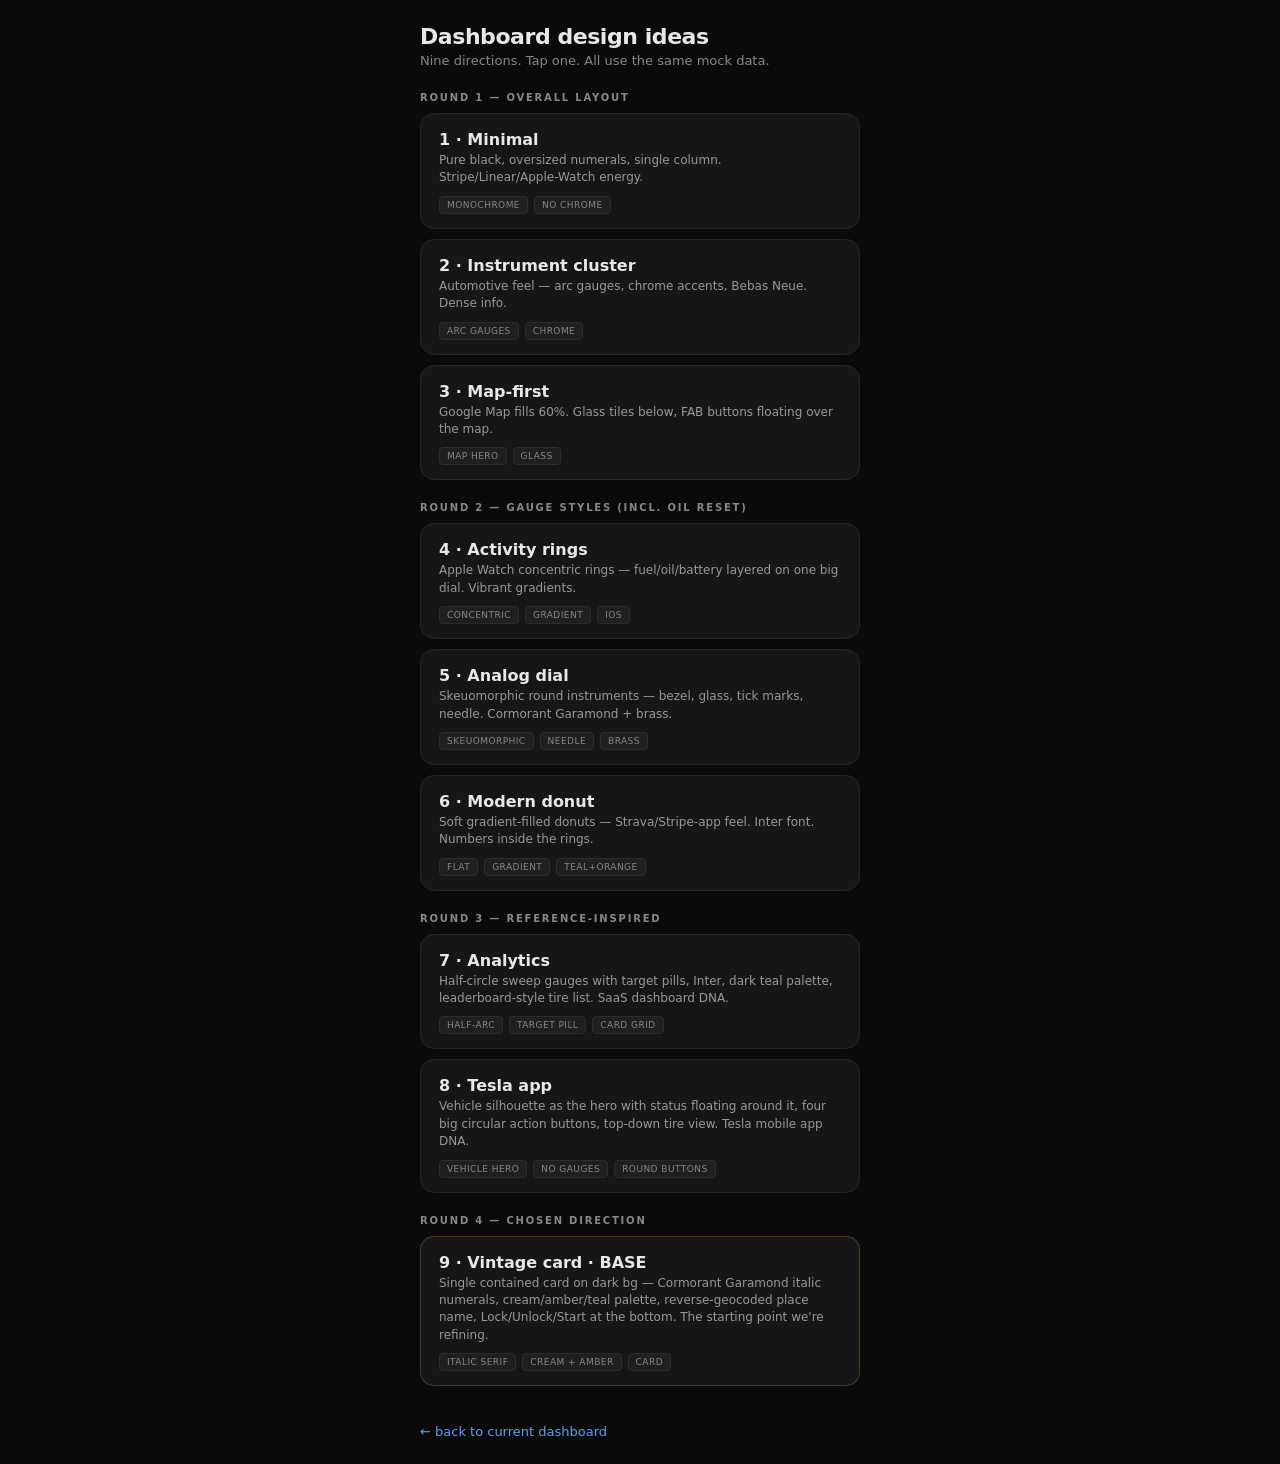
<file: dashboard/proto/index.html>
<!DOCTYPE html>
<html lang="en">
<head>
<meta charset="UTF-8">
<meta name="viewport" content="width=device-width, initial-scale=1.0, viewport-fit=cover">
<title>Dashboard — design ideas</title>
<style>
  * { box-sizing: border-box; margin: 0; padding: 0; }
  body {
    font-family: -apple-system, system-ui, sans-serif;
    background: #0a0a0a;
    color: #e8e8e8;
    min-height: 100vh;
    padding: max(env(safe-area-inset-top), 24px) 20px max(env(safe-area-inset-bottom), 24px);
    max-width: 480px;
    margin: 0 auto;
  }
  h1 {
    font-size: 22px;
    font-weight: 700;
    letter-spacing: -0.02em;
    margin-bottom: 4px;
  }
  .sub { color: #888; font-size: 13px; margin-bottom: 24px; }
  .group-label {
    font-size: 10px;
    color: #888;
    text-transform: uppercase;
    letter-spacing: 0.18em;
    font-weight: 700;
    margin: 22px 0 10px;
  }
  .opt {
    display: block;
    background: #161616;
    border: 1px solid #262626;
    border-radius: 14px;
    padding: 16px 18px 14px;
    margin-bottom: 10px;
    text-decoration: none;
    color: inherit;
  }
  .opt:active { background: #1c1c1c; }
  .opt-title {
    font-size: 16px;
    font-weight: 600;
    margin-bottom: 3px;
  }
  .opt-desc {
    font-size: 12px;
    color: #999;
    line-height: 1.45;
  }
  .opt-meta {
    display: flex;
    gap: 6px;
    margin-top: 9px;
    flex-wrap: wrap;
  }
  .tag {
    font-size: 9px;
    color: #888;
    background: #1f1f1f;
    border: 1px solid #2c2c2c;
    padding: 3px 7px;
    border-radius: 4px;
    text-transform: uppercase;
    letter-spacing: 0.05em;
  }
  .back {
    display: inline-block;
    margin-top: 28px;
    color: #5b9eff;
    font-size: 13px;
    text-decoration: none;
  }
</style>
</head>
<body>
  <h1>Dashboard design ideas</h1>
  <div class="sub">Nine directions. Tap one. All use the same mock data.</div>

  <div class="group-label">Round 1 — overall layout</div>

  <a class="opt" href="1-minimal.html">
    <div class="opt-title">1 · Minimal</div>
    <div class="opt-desc">Pure black, oversized numerals, single column. Stripe/Linear/Apple-Watch energy.</div>
    <div class="opt-meta"><span class="tag">monochrome</span><span class="tag">no chrome</span></div>
  </a>

  <a class="opt" href="2-cluster.html">
    <div class="opt-title">2 · Instrument cluster</div>
    <div class="opt-desc">Automotive feel — arc gauges, chrome accents, Bebas Neue. Dense info.</div>
    <div class="opt-meta"><span class="tag">arc gauges</span><span class="tag">chrome</span></div>
  </a>

  <a class="opt" href="3-mapfirst.html">
    <div class="opt-title">3 · Map-first</div>
    <div class="opt-desc">Google Map fills 60%. Glass tiles below, FAB buttons floating over the map.</div>
    <div class="opt-meta"><span class="tag">map hero</span><span class="tag">glass</span></div>
  </a>

  <div class="group-label">Round 2 — gauge styles (incl. oil reset)</div>

  <a class="opt" href="4-rings.html">
    <div class="opt-title">4 · Activity rings</div>
    <div class="opt-desc">Apple Watch concentric rings — fuel/oil/battery layered on one big dial. Vibrant gradients.</div>
    <div class="opt-meta"><span class="tag">concentric</span><span class="tag">gradient</span><span class="tag">iOS</span></div>
  </a>

  <a class="opt" href="5-analog.html">
    <div class="opt-title">5 · Analog dial</div>
    <div class="opt-desc">Skeuomorphic round instruments — bezel, glass, tick marks, needle. Cormorant Garamond + brass.</div>
    <div class="opt-meta"><span class="tag">skeuomorphic</span><span class="tag">needle</span><span class="tag">brass</span></div>
  </a>

  <a class="opt" href="6-donut.html">
    <div class="opt-title">6 · Modern donut</div>
    <div class="opt-desc">Soft gradient-filled donuts — Strava/Stripe-app feel. Inter font. Numbers inside the rings.</div>
    <div class="opt-meta"><span class="tag">flat</span><span class="tag">gradient</span><span class="tag">teal+orange</span></div>
  </a>

  <div class="group-label">Round 3 — reference-inspired</div>

  <a class="opt" href="7-analytics.html">
    <div class="opt-title">7 · Analytics</div>
    <div class="opt-desc">Half-circle sweep gauges with target pills, Inter, dark teal palette, leaderboard-style tire list. SaaS dashboard DNA.</div>
    <div class="opt-meta"><span class="tag">half-arc</span><span class="tag">target pill</span><span class="tag">card grid</span></div>
  </a>

  <a class="opt" href="8-tesla.html">
    <div class="opt-title">8 · Tesla app</div>
    <div class="opt-desc">Vehicle silhouette as the hero with status floating around it, four big circular action buttons, top-down tire view. Tesla mobile app DNA.</div>
    <div class="opt-meta"><span class="tag">vehicle hero</span><span class="tag">no gauges</span><span class="tag">round buttons</span></div>
  </a>

  <div class="group-label">Round 4 — chosen direction</div>

  <a class="opt" href="9-card.html" style="border-color: rgba(214,138,58,0.3);">
    <div class="opt-title">9 · Vintage card · BASE</div>
    <div class="opt-desc">Single contained card on dark bg — Cormorant Garamond italic numerals, cream/amber/teal palette, reverse-geocoded place name, Lock/Unlock/Start at the bottom. The starting point we're refining.</div>
    <div class="opt-meta"><span class="tag">italic serif</span><span class="tag">cream + amber</span><span class="tag">card</span></div>
  </a>

  <a class="back" href="../">← back to current dashboard</a>
</body>
</html>
</file>
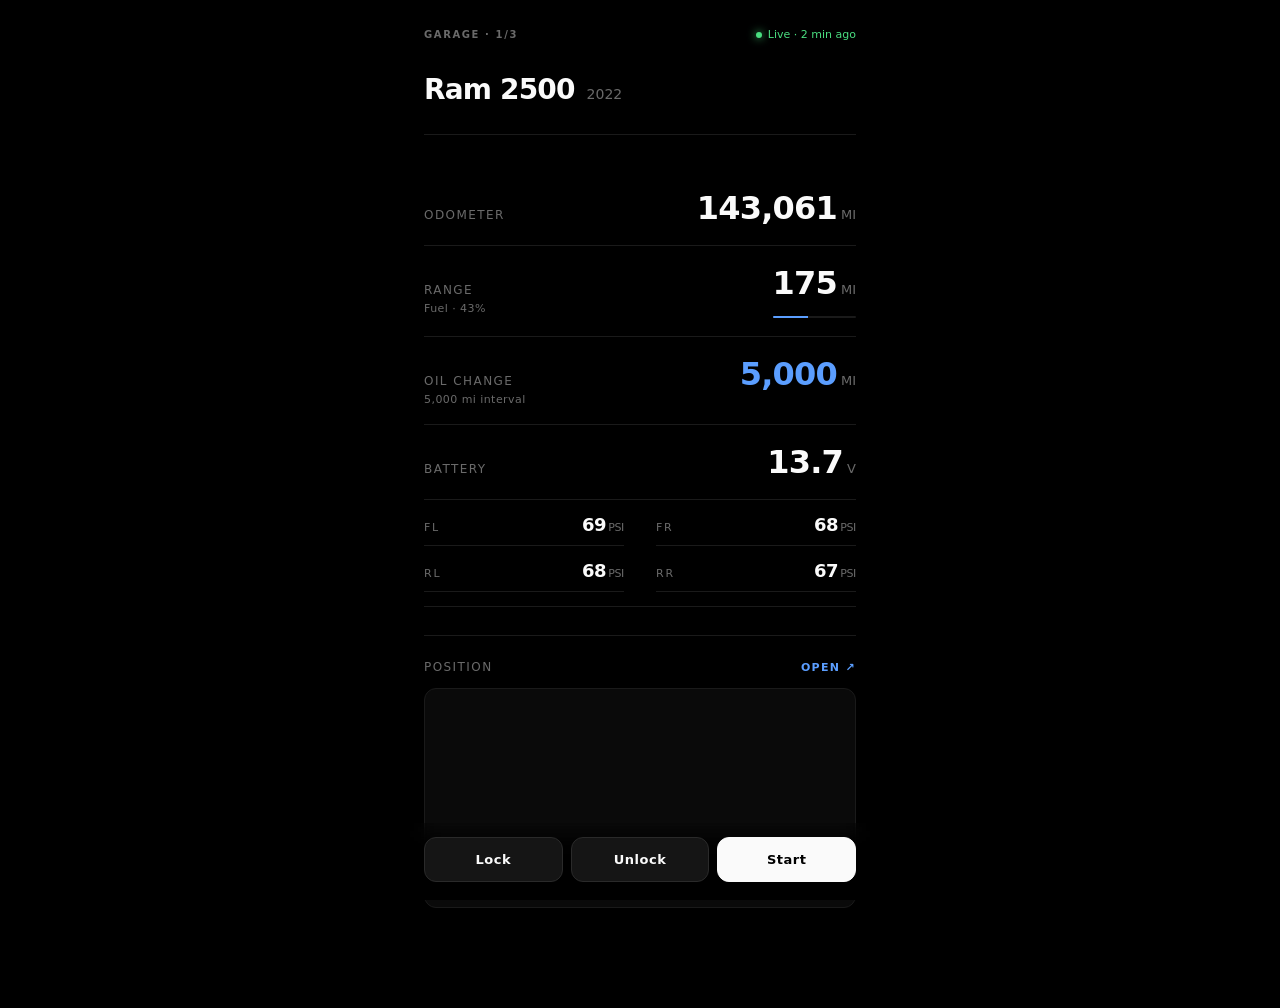
<file: dashboard/proto/1-minimal.html>
<!DOCTYPE html>
<html lang="en">
<head>
<meta charset="UTF-8">
<meta name="viewport" content="width=device-width, initial-scale=1.0, viewport-fit=cover">
<meta name="theme-color" content="#000000">
<title>Garage · Minimal</title>
<style>
  * { box-sizing: border-box; margin: 0; padding: 0; -webkit-tap-highlight-color: transparent; }
  :root {
    --bg: #000;
    --fg: #fafafa;
    --dim: #6a6a6a;
    --line: #1a1a1a;
    --accent: #5b9eff;
    --warn: #ff9c4a;
    --bad: #ff5b5b;
    --good: #4ade80;
  }
  body {
    font-family: -apple-system, 'SF Pro Display', system-ui, sans-serif;
    background: var(--bg);
    color: var(--fg);
    min-height: 100vh;
    padding: max(env(safe-area-inset-top), 28px) 24px max(env(safe-area-inset-bottom), 100px);
    max-width: 480px;
    margin: 0 auto;
    -webkit-font-smoothing: antialiased;
    font-feature-settings: 'tnum';
  }

  .head {
    display: flex;
    justify-content: space-between;
    align-items: center;
    margin-bottom: 32px;
  }
  .badge {
    font-size: 10px;
    font-weight: 600;
    color: var(--dim);
    text-transform: uppercase;
    letter-spacing: 0.16em;
  }
  .live {
    display: inline-flex;
    align-items: center;
    gap: 6px;
    font-size: 11px;
    color: var(--good);
    font-weight: 500;
  }
  .live::before {
    content: '';
    width: 6px;
    height: 6px;
    border-radius: 50%;
    background: var(--good);
    box-shadow: 0 0 8px var(--good);
  }

  .vehicle {
    display: flex;
    align-items: baseline;
    gap: 12px;
    margin-bottom: 36px;
    padding-bottom: 28px;
    border-bottom: 1px solid var(--line);
  }
  .vehicle h1 {
    font-size: 28px;
    font-weight: 700;
    letter-spacing: -0.03em;
  }
  .vehicle .year {
    font-size: 14px;
    color: var(--dim);
    font-weight: 500;
  }

  .row {
    display: flex;
    justify-content: space-between;
    align-items: baseline;
    padding: 18px 0;
    border-bottom: 1px solid var(--line);
  }
  .row-label {
    font-size: 12px;
    color: var(--dim);
    text-transform: uppercase;
    letter-spacing: 0.12em;
    font-weight: 500;
  }
  .row-value {
    font-size: 32px;
    font-weight: 600;
    letter-spacing: -0.025em;
    font-feature-settings: 'tnum';
  }
  .row-value .unit {
    font-size: 13px;
    color: var(--dim);
    font-weight: 500;
    margin-left: 4px;
    letter-spacing: 0;
  }
  .row-sub {
    display: block;
    font-size: 11px;
    color: var(--dim);
    margin-top: 4px;
    font-weight: 500;
    letter-spacing: 0.04em;
  }

  /* Bar inside a row */
  .row-bar-wrap {
    width: 100%;
    margin-top: 14px;
  }
  .row-bar {
    height: 2px;
    background: var(--line);
    border-radius: 1px;
    overflow: hidden;
  }
  .row-bar > span {
    display: block;
    height: 100%;
    background: var(--accent);
    transition: width 0.5s ease;
  }
  .row-bar.warn > span { background: var(--warn); }
  .row-bar.bad > span { background: var(--bad); }

  /* Tires — 4 small rows */
  .tires {
    display: grid;
    grid-template-columns: 1fr 1fr;
    gap: 14px 32px;
    padding: 14px 0 4px;
  }
  .tire {
    display: flex;
    justify-content: space-between;
    align-items: baseline;
    padding-bottom: 10px;
    border-bottom: 1px solid var(--line);
  }
  .tire-pos {
    font-size: 11px;
    color: var(--dim);
    text-transform: uppercase;
    letter-spacing: 0.16em;
    font-weight: 500;
  }
  .tire-val {
    font-size: 18px;
    font-weight: 600;
    letter-spacing: -0.02em;
  }
  .tire-val .unit {
    font-size: 11px;
    color: var(--dim);
    margin-left: 2px;
    font-weight: 500;
  }

  /* Map */
  .map-section {
    margin-top: 28px;
    padding-top: 24px;
    border-top: 1px solid var(--line);
  }
  .map-head {
    display: flex;
    justify-content: space-between;
    align-items: baseline;
    margin-bottom: 14px;
  }
  .map-link {
    font-size: 11px;
    color: var(--accent);
    text-decoration: none;
    text-transform: uppercase;
    letter-spacing: 0.12em;
    font-weight: 600;
  }
  .map {
    height: 220px;
    border-radius: 12px;
    overflow: hidden;
    border: 1px solid var(--line);
    background: #0a0a0a;
  }
  .map iframe {
    width: 100%;
    height: 100%;
    border: 0;
    filter: invert(0.92) hue-rotate(180deg) saturate(0.4) brightness(0.95);
  }

  /* Sticky command bar */
  .commands {
    position: fixed;
    bottom: 0;
    left: 0;
    right: 0;
    padding: 14px 24px max(env(safe-area-inset-bottom), 18px);
    background: linear-gradient(180deg, rgba(0,0,0,0) 0%, rgba(0,0,0,0.85) 30%, var(--bg) 60%);
    backdrop-filter: blur(12px);
    -webkit-backdrop-filter: blur(12px);
    display: flex;
    gap: 8px;
    max-width: 480px;
    margin: 0 auto;
  }
  .cmd {
    flex: 1;
    background: #151515;
    border: 1px solid #2a2a2a;
    color: var(--fg);
    font-family: inherit;
    font-size: 13px;
    font-weight: 600;
    letter-spacing: 0.04em;
    padding: 14px 0;
    border-radius: 12px;
    cursor: pointer;
  }
  .cmd:active { background: #1f1f1f; transform: scale(0.97); }
  .cmd-primary {
    background: var(--fg);
    border-color: var(--fg);
    color: #000;
  }
  .cmd-primary:active { background: #d4d4d4; }
</style>
</head>
<body>
  <div class="head">
    <span class="badge">Garage · 1/3</span>
    <span class="live">Live · 2 min ago</span>
  </div>

  <div class="vehicle">
    <h1>Ram 2500</h1>
    <span class="year">2022</span>
  </div>

  <div class="row">
    <span class="row-label">Odometer</span>
    <span class="row-value">143,061<span class="unit">MI</span></span>
  </div>

  <div class="row">
    <div>
      <span class="row-label">Range</span>
      <span class="row-sub">Fuel · 43%</span>
    </div>
    <div style="text-align:right">
      <span class="row-value">175<span class="unit">MI</span></span>
      <div class="row-bar-wrap"><div class="row-bar"><span style="width:43%"></span></div></div>
    </div>
  </div>

  <div class="row">
    <div>
      <span class="row-label">Oil change</span>
      <span class="row-sub">5,000 mi interval</span>
    </div>
    <span class="row-value" style="color:var(--accent)">5,000<span class="unit">MI</span></span>
  </div>

  <div class="row">
    <span class="row-label">Battery</span>
    <span class="row-value">13.7<span class="unit">V</span></span>
  </div>

  <div class="tires" style="border-bottom: 1px solid var(--line); padding-bottom: 14px;">
    <div class="tire"><span class="tire-pos">FL</span><span class="tire-val">69<span class="unit">PSI</span></span></div>
    <div class="tire"><span class="tire-pos">FR</span><span class="tire-val">68<span class="unit">PSI</span></span></div>
    <div class="tire"><span class="tire-pos">RL</span><span class="tire-val">68<span class="unit">PSI</span></span></div>
    <div class="tire"><span class="tire-pos">RR</span><span class="tire-val">67<span class="unit">PSI</span></span></div>
  </div>

  <div class="map-section">
    <div class="map-head">
      <span class="row-label">Position</span>
      <a class="map-link" target="_blank" href="https://www.google.com/maps?q=29.620816,-95.527005">Open ↗</a>
    </div>
    <div class="map">
      <iframe loading="lazy" src="https://maps.google.com/maps?q=29.620816,-95.527005&z=14&output=embed"></iframe>
    </div>
  </div>

  <div class="commands">
    <button class="cmd">Lock</button>
    <button class="cmd">Unlock</button>
    <button class="cmd cmd-primary">Start</button>
  </div>
</body>
</html>
</file>
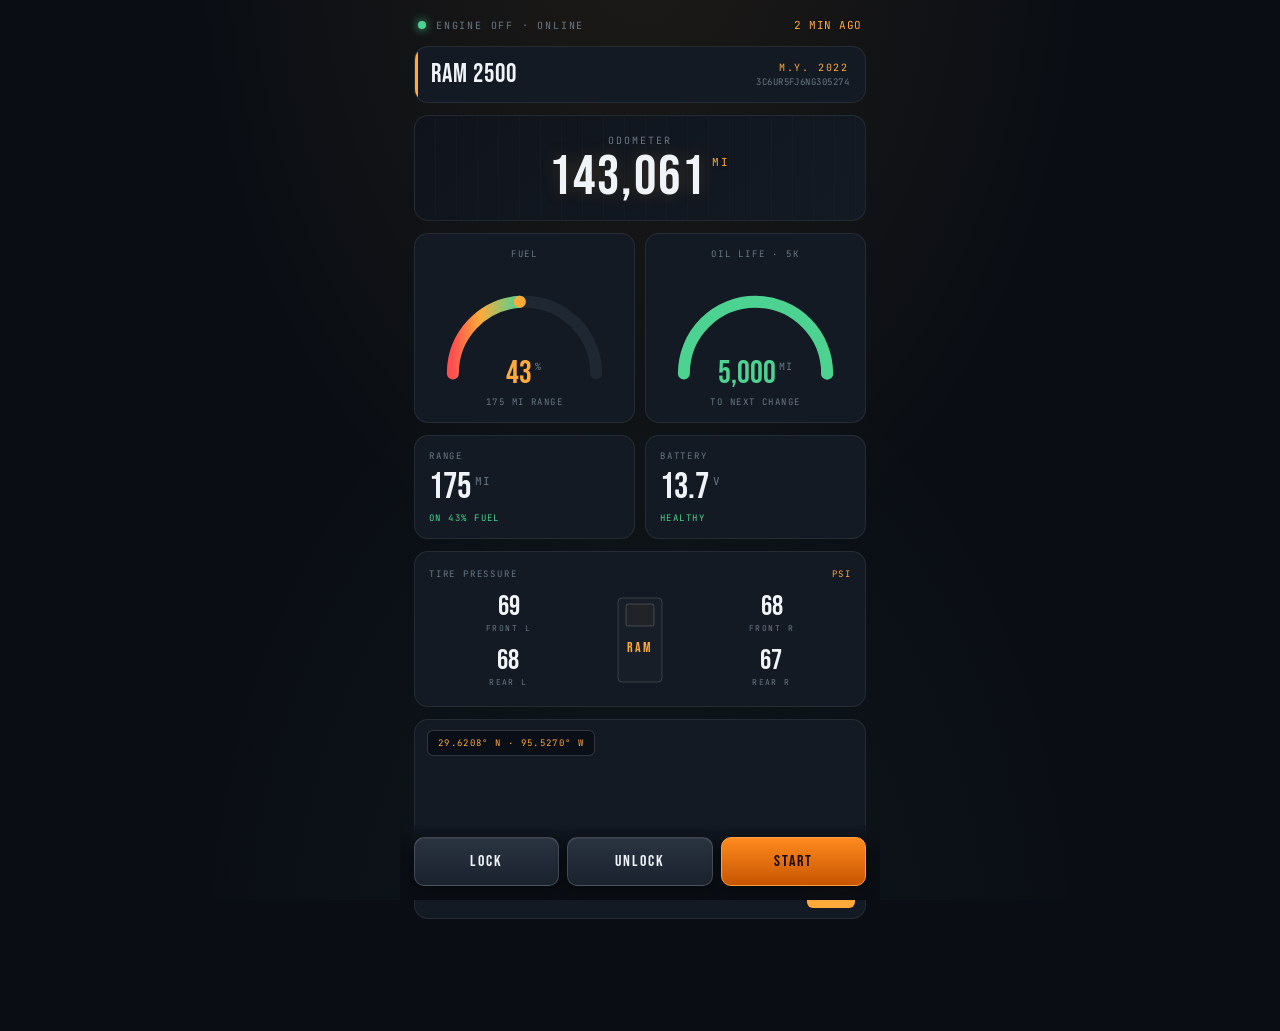
<file: dashboard/proto/2-cluster.html>
<!DOCTYPE html>
<html lang="en">
<head>
<meta charset="UTF-8">
<meta name="viewport" content="width=device-width, initial-scale=1.0, viewport-fit=cover">
<meta name="theme-color" content="#0a0e14">
<title>Garage · Cluster</title>
<link rel="preconnect" href="https://fonts.googleapis.com">
<link rel="preconnect" href="https://fonts.gstatic.com" crossorigin>
<link href="https://fonts.googleapis.com/css2?family=Bebas+Neue&family=JetBrains+Mono:wght@400;600&family=Inter:wght@400;500;600&display=swap" rel="stylesheet">
<style>
  * { box-sizing: border-box; margin: 0; padding: 0; -webkit-tap-highlight-color: transparent; }
  :root {
    --bg: #0a0e14;
    --bg-2: #0f141c;
    --panel: #131a23;
    --chrome: linear-gradient(180deg, #2a3340 0%, #1a222e 100%);
    --line: rgba(255, 255, 255, 0.08);
    --line-2: rgba(255, 255, 255, 0.16);
    --fg: #f0f4f8;
    --dim: #6b7886;
    --amber: #ffaa3b;
    --red: #ff4f4f;
    --green: #4dd391;
    --display: 'Bebas Neue', sans-serif;
    --mono: 'JetBrains Mono', ui-monospace, monospace;
    --body: 'Inter', system-ui, sans-serif;
  }
  body {
    font-family: var(--body);
    background:
      radial-gradient(ellipse at 50% -10%, rgba(255, 170, 59, 0.08) 0%, transparent 50%),
      radial-gradient(ellipse at 50% 110%, rgba(77, 211, 145, 0.05) 0%, transparent 50%),
      var(--bg);
    background-attachment: fixed;
    color: var(--fg);
    min-height: 100vh;
    padding: max(env(safe-area-inset-top), 18px) 14px max(env(safe-area-inset-bottom), 100px);
    max-width: 480px;
    margin: 0 auto;
    -webkit-font-smoothing: antialiased;
  }

  /* Top status bar */
  .topbar {
    display: flex;
    align-items: center;
    justify-content: space-between;
    margin-bottom: 14px;
    padding: 0 4px;
  }
  .topbar-left { display: flex; align-items: center; gap: 10px; }
  .ign {
    width: 8px; height: 8px;
    border-radius: 50%;
    background: var(--green);
    box-shadow: 0 0 10px var(--green);
  }
  .topbar-label {
    font-family: var(--mono);
    font-size: 10px;
    color: var(--dim);
    text-transform: uppercase;
    letter-spacing: 0.18em;
  }
  .topbar-time {
    font-family: var(--mono);
    font-size: 11px;
    color: var(--amber);
    letter-spacing: 0.05em;
  }

  /* Vehicle banner */
  .banner {
    background: var(--panel);
    border: 1px solid var(--line);
    border-radius: 14px;
    padding: 14px 16px;
    margin-bottom: 12px;
    display: flex;
    align-items: center;
    justify-content: space-between;
    position: relative;
    overflow: hidden;
  }
  .banner::before {
    content: '';
    position: absolute;
    left: 0; top: 0; bottom: 0;
    width: 3px;
    background: var(--amber);
  }
  .banner-name {
    font-family: var(--display);
    font-size: 26px;
    letter-spacing: 1px;
    line-height: 1;
  }
  .banner-meta {
    display: flex;
    flex-direction: column;
    align-items: flex-end;
    gap: 2px;
  }
  .banner-year {
    font-family: var(--mono);
    font-size: 10px;
    color: var(--amber);
    letter-spacing: 0.18em;
  }
  .banner-vin {
    font-family: var(--mono);
    font-size: 9px;
    color: var(--dim);
    letter-spacing: 0.05em;
  }

  /* Hero odometer */
  .odo {
    background: linear-gradient(135deg, var(--bg-2) 0%, var(--panel) 100%);
    border: 1px solid var(--line);
    border-radius: 14px;
    padding: 18px 18px 16px;
    margin-bottom: 12px;
    text-align: center;
    position: relative;
    overflow: hidden;
  }
  .odo::after {
    content: '';
    position: absolute;
    inset: 0;
    background:
      repeating-linear-gradient(90deg, transparent 0, transparent 20px, rgba(255,255,255,0.015) 20px, rgba(255,255,255,0.015) 21px);
    pointer-events: none;
  }
  .odo-label {
    font-family: var(--mono);
    font-size: 10px;
    color: var(--dim);
    text-transform: uppercase;
    letter-spacing: 0.2em;
    margin-bottom: 4px;
  }
  .odo-value {
    font-family: var(--display);
    font-size: 56px;
    line-height: 0.95;
    color: var(--fg);
    letter-spacing: 2px;
    text-shadow: 0 0 18px rgba(255, 170, 59, 0.18);
  }
  .odo-unit {
    font-family: var(--mono);
    font-size: 11px;
    color: var(--amber);
    letter-spacing: 0.2em;
    display: inline-block;
    margin-left: 6px;
    vertical-align: top;
    padding-top: 6px;
  }

  /* Gauges row */
  .gauges {
    display: grid;
    grid-template-columns: 1fr 1fr;
    gap: 10px;
    margin-bottom: 12px;
  }
  .gauge {
    background: var(--panel);
    border: 1px solid var(--line);
    border-radius: 14px;
    padding: 14px;
    position: relative;
  }
  .gauge-label {
    font-family: var(--mono);
    font-size: 9px;
    color: var(--dim);
    text-transform: uppercase;
    letter-spacing: 0.2em;
    text-align: center;
    margin-bottom: 6px;
  }
  .gauge-svg {
    width: 100%;
    aspect-ratio: 1.6 / 1;
    display: block;
  }
  .gauge-value {
    font-family: var(--display);
    font-size: 32px;
    text-align: center;
    line-height: 1;
    margin-top: -28px;
    position: relative;
  }
  .gauge-value-pct {
    color: var(--amber);
  }
  .gauge-value-pct.low { color: var(--red); }
  .gauge-value-unit {
    font-family: var(--mono);
    font-size: 10px;
    color: var(--dim);
    letter-spacing: 0.15em;
    margin-left: 3px;
    vertical-align: top;
    padding-top: 4px;
    display: inline-block;
  }
  .gauge-sub {
    text-align: center;
    font-family: var(--mono);
    font-size: 9px;
    color: var(--dim);
    text-transform: uppercase;
    letter-spacing: 0.16em;
    margin-top: 6px;
  }

  /* Battery & range row */
  .bcards {
    display: grid;
    grid-template-columns: 1fr 1fr;
    gap: 10px;
    margin-bottom: 12px;
  }
  .bcard {
    background: var(--panel);
    border: 1px solid var(--line);
    border-radius: 14px;
    padding: 14px;
  }
  .bcard-label {
    font-family: var(--mono);
    font-size: 9px;
    color: var(--dim);
    text-transform: uppercase;
    letter-spacing: 0.2em;
    margin-bottom: 8px;
  }
  .bcard-value {
    font-family: var(--display);
    font-size: 36px;
    line-height: 1;
    color: var(--fg);
  }
  .bcard-value .u {
    font-family: var(--mono);
    font-size: 11px;
    color: var(--dim);
    margin-left: 4px;
    letter-spacing: 0.1em;
    vertical-align: top;
    padding-top: 6px;
    display: inline-block;
  }
  .bcard-sub {
    font-family: var(--mono);
    font-size: 9px;
    color: var(--green);
    text-transform: uppercase;
    letter-spacing: 0.16em;
    margin-top: 6px;
  }

  /* Tire diagram */
  .tires-card {
    background: var(--panel);
    border: 1px solid var(--line);
    border-radius: 14px;
    padding: 16px 14px;
    margin-bottom: 12px;
  }
  .tires-head {
    display: flex;
    justify-content: space-between;
    align-items: baseline;
    margin-bottom: 10px;
  }
  .tires-label {
    font-family: var(--mono);
    font-size: 9px;
    color: var(--dim);
    text-transform: uppercase;
    letter-spacing: 0.2em;
  }
  .tires-unit {
    font-family: var(--mono);
    font-size: 9px;
    color: var(--amber);
    letter-spacing: 0.15em;
  }
  .tires-grid {
    display: grid;
    grid-template-columns: 1fr 56px 1fr;
    gap: 8px 24px;
    align-items: center;
    justify-items: center;
  }
  .tire-num {
    font-family: var(--display);
    font-size: 28px;
    line-height: 1;
    text-align: center;
  }
  .tire-num span {
    font-family: var(--mono);
    font-size: 8px;
    color: var(--dim);
    display: block;
    letter-spacing: 0.18em;
    margin-top: 3px;
    font-weight: 400;
  }
  .truck-svg {
    grid-row: 1 / 3;
    grid-column: 2;
    width: 100%;
    aspect-ratio: 56 / 100;
  }

  /* Map */
  .map-card {
    background: var(--panel);
    border: 1px solid var(--line);
    border-radius: 14px;
    padding: 0;
    overflow: hidden;
    height: 200px;
    position: relative;
    margin-bottom: 12px;
  }
  .map-card iframe {
    width: 100%;
    height: 100%;
    border: 0;
  }
  .map-overlay {
    position: absolute;
    top: 10px; left: 12px;
    background: rgba(10, 14, 20, 0.85);
    border: 1px solid var(--line-2);
    backdrop-filter: blur(8px);
    padding: 6px 10px;
    border-radius: 6px;
    font-family: var(--mono);
    font-size: 9px;
    color: var(--amber);
    letter-spacing: 0.15em;
    text-transform: uppercase;
  }
  .map-link {
    position: absolute;
    bottom: 10px; right: 10px;
    background: var(--amber);
    color: #000;
    padding: 6px 10px;
    border-radius: 6px;
    font-family: var(--mono);
    font-size: 10px;
    font-weight: 600;
    text-decoration: none;
    letter-spacing: 0.1em;
    text-transform: uppercase;
  }

  /* Sticky command bar */
  .commands {
    position: fixed;
    bottom: 0; left: 0; right: 0;
    padding: 12px 14px max(env(safe-area-inset-bottom), 14px);
    background: linear-gradient(180deg, rgba(10,14,20,0) 0%, rgba(10,14,20,0.9) 40%, var(--bg) 100%);
    backdrop-filter: blur(10px);
    -webkit-backdrop-filter: blur(10px);
    display: grid;
    grid-template-columns: 1fr 1fr 1fr;
    gap: 8px;
    max-width: 480px;
    margin: 0 auto;
  }
  .cmd {
    background: var(--chrome);
    border: 1px solid var(--line-2);
    color: var(--fg);
    font-family: var(--display);
    font-size: 16px;
    letter-spacing: 2px;
    padding: 14px 0;
    border-radius: 10px;
    cursor: pointer;
    text-transform: uppercase;
    box-shadow: 0 1px 0 rgba(255,255,255,0.06) inset, 0 4px 12px rgba(0,0,0,0.4);
  }
  .cmd:active { transform: scale(0.97); filter: brightness(0.85); }
  .cmd-primary {
    background: linear-gradient(180deg, #ff8a1f 0%, #c75500 100%);
    border-color: #ff9c3b;
    color: #1a0a00;
  }
  .cmd-primary:active { filter: brightness(0.85); }
</style>
</head>
<body>
  <div class="topbar">
    <div class="topbar-left">
      <span class="ign"></span>
      <span class="topbar-label">Engine off · Online</span>
    </div>
    <span class="topbar-time">2 MIN AGO</span>
  </div>

  <div class="banner">
    <span class="banner-name">RAM 2500</span>
    <div class="banner-meta">
      <span class="banner-year">M.Y. 2022</span>
      <span class="banner-vin">3C6UR5FJ6NG305274</span>
    </div>
  </div>

  <div class="odo">
    <div class="odo-label">Odometer</div>
    <span class="odo-value">143,061<span class="odo-unit">MI</span></span>
  </div>

  <div class="gauges">
    <div class="gauge">
      <div class="gauge-label">Fuel</div>
      <svg class="gauge-svg" viewBox="0 0 160 100">
        <defs>
          <linearGradient id="fuelg" x1="0" x2="1" y1="0" y2="0">
            <stop offset="0%" stop-color="#ff4f4f"/>
            <stop offset="40%" stop-color="#ffaa3b"/>
            <stop offset="100%" stop-color="#4dd391"/>
          </linearGradient>
        </defs>
        <path d="M 20 90 A 60 60 0 0 1 140 90" fill="none" stroke="#1f2733" stroke-width="10" stroke-linecap="round"/>
        <path d="M 20 90 A 60 60 0 0 1 76 30" fill="none" stroke="url(#fuelg)" stroke-width="10" stroke-linecap="round"/>
        <circle cx="76" cy="30" r="5" fill="#ffaa3b"/>
      </svg>
      <div class="gauge-value"><span class="gauge-value-pct">43</span><span class="gauge-value-unit">%</span></div>
      <div class="gauge-sub">175 mi range</div>
    </div>

    <div class="gauge">
      <div class="gauge-label">Oil life · 5K</div>
      <svg class="gauge-svg" viewBox="0 0 160 100">
        <path d="M 20 90 A 60 60 0 0 1 140 90" fill="none" stroke="#1f2733" stroke-width="10" stroke-linecap="round"/>
        <path d="M 20 90 A 60 60 0 0 1 140 90" fill="none" stroke="#4dd391" stroke-width="10" stroke-linecap="round"/>
        <circle cx="140" cy="90" r="5" fill="#4dd391"/>
      </svg>
      <div class="gauge-value" style="color:var(--green)">5,000<span class="gauge-value-unit">MI</span></div>
      <div class="gauge-sub">to next change</div>
    </div>
  </div>

  <div class="bcards">
    <div class="bcard">
      <div class="bcard-label">Range</div>
      <div class="bcard-value">175<span class="u">MI</span></div>
      <div class="bcard-sub">on 43% fuel</div>
    </div>
    <div class="bcard">
      <div class="bcard-label">Battery</div>
      <div class="bcard-value">13.7<span class="u">V</span></div>
      <div class="bcard-sub" style="color:var(--green)">healthy</div>
    </div>
  </div>

  <div class="tires-card">
    <div class="tires-head">
      <span class="tires-label">Tire pressure</span>
      <span class="tires-unit">PSI</span>
    </div>
    <div class="tires-grid">
      <div class="tire-num">69<span>FRONT L</span></div>
      <svg class="truck-svg" viewBox="0 0 56 100" fill="none">
        <rect x="6" y="8" width="44" height="84" rx="4" stroke="rgba(255,255,255,0.16)" stroke-width="1" fill="rgba(255,255,255,0.02)"/>
        <rect x="14" y="14" width="28" height="22" rx="2" stroke="rgba(255,255,255,0.18)" fill="rgba(255,170,59,0.04)"/>
        <text x="28" y="62" text-anchor="middle" font-family="Bebas Neue" font-size="14" fill="#ffaa3b" letter-spacing="2">RAM</text>
      </svg>
      <div class="tire-num">68<span>FRONT R</span></div>
      <div class="tire-num">68<span>REAR L</span></div>
      <div class="tire-num">67<span>REAR R</span></div>
    </div>
  </div>

  <div class="map-card">
    <iframe loading="lazy" src="https://maps.google.com/maps?q=29.620816,-95.527005&z=14&output=embed"></iframe>
    <div class="map-overlay">29.6208° N · 95.5270° W</div>
    <a class="map-link" target="_blank" href="https://www.google.com/maps?q=29.620816,-95.527005">Open</a>
  </div>

  <div class="commands">
    <button class="cmd">Lock</button>
    <button class="cmd">Unlock</button>
    <button class="cmd cmd-primary">Start</button>
  </div>
</body>
</html>
</file>
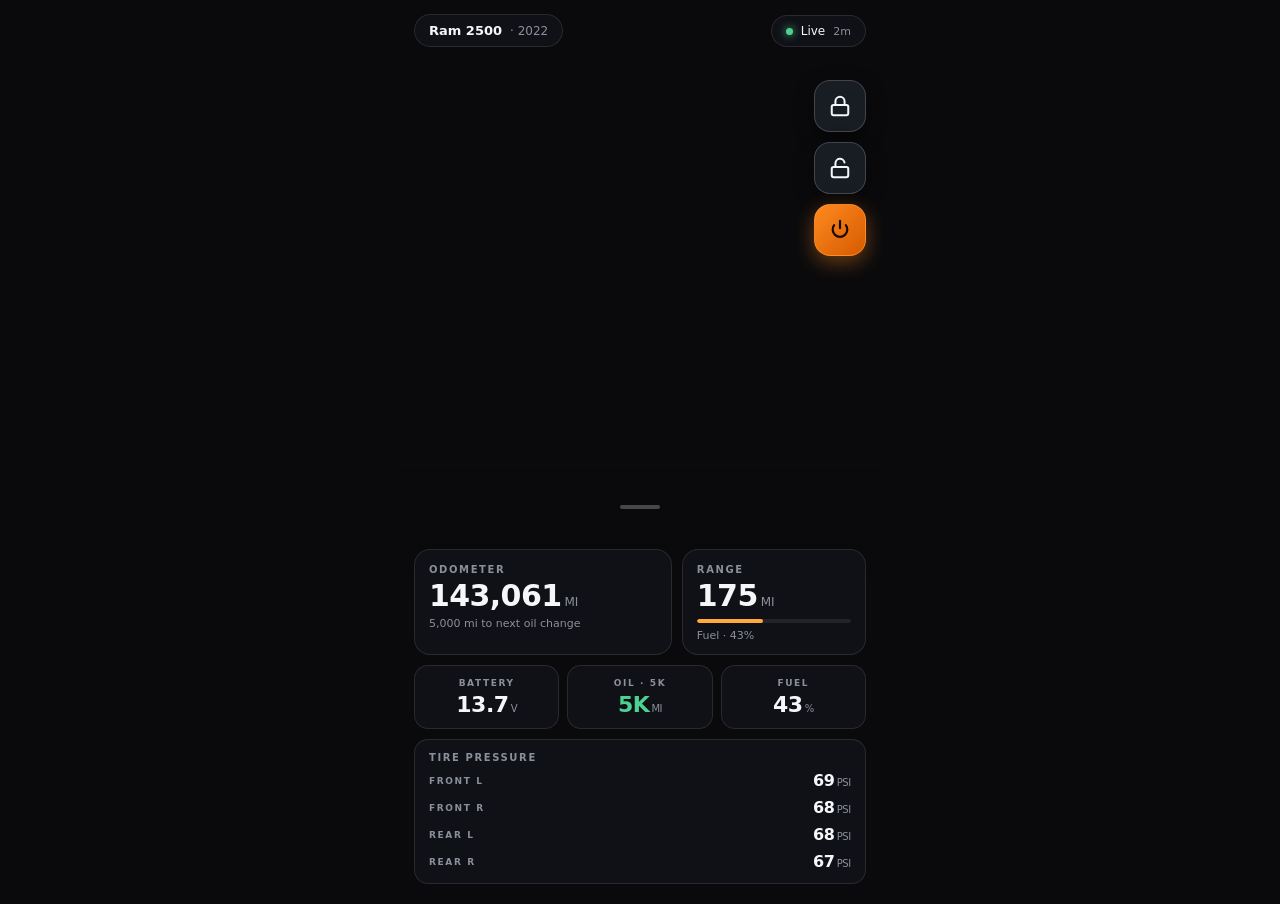
<file: dashboard/proto/3-mapfirst.html>
<!DOCTYPE html>
<html lang="en">
<head>
<meta charset="UTF-8">
<meta name="viewport" content="width=device-width, initial-scale=1.0, viewport-fit=cover">
<meta name="theme-color" content="#0a0a0c">
<title>Garage · Map-first</title>
<style>
  * { box-sizing: border-box; margin: 0; padding: 0; -webkit-tap-highlight-color: transparent; }
  :root {
    --bg: #0a0a0c;
    --glass: rgba(20, 22, 28, 0.72);
    --glass-strong: rgba(28, 32, 40, 0.85);
    --line: rgba(255, 255, 255, 0.10);
    --line-2: rgba(255, 255, 255, 0.18);
    --fg: #f5f6f8;
    --dim: #8a909a;
    --accent: #ffaa3b;
    --good: #4dd391;
    --bad: #ff5a5a;
    --warn: #ffaa3b;
  }
  html, body { height: 100%; }
  body {
    font-family: -apple-system, system-ui, sans-serif;
    background: var(--bg);
    color: var(--fg);
    overflow: hidden;
    -webkit-font-smoothing: antialiased;
  }

  .app {
    position: relative;
    height: 100vh;
    height: 100dvh;
    max-width: 480px;
    margin: 0 auto;
  }

  /* Map fills the entire screen — content overlays on top */
  .map {
    position: absolute;
    inset: 0;
    z-index: 0;
  }
  .map iframe {
    width: 100%;
    height: 100%;
    border: 0;
    /* Subtle dark filter to blend into UI */
    filter: brightness(0.85) saturate(0.9);
  }

  /* Top status pill */
  .topbar {
    position: absolute;
    top: max(env(safe-area-inset-top), 14px);
    left: 14px;
    right: 14px;
    z-index: 10;
    display: flex;
    justify-content: space-between;
    align-items: center;
    gap: 10px;
  }
  .pill {
    background: var(--glass);
    backdrop-filter: blur(20px) saturate(140%);
    -webkit-backdrop-filter: blur(20px) saturate(140%);
    border: 1px solid var(--line);
    border-radius: 100px;
    padding: 8px 14px;
    display: inline-flex;
    align-items: center;
    gap: 8px;
    font-size: 13px;
    font-weight: 500;
    color: var(--fg);
  }
  .pill-vehicle { font-weight: 700; }
  .pill-vehicle-year {
    color: var(--dim);
    font-weight: 500;
    font-size: 12px;
  }
  .pill-live::before {
    content: '';
    width: 7px;
    height: 7px;
    border-radius: 50%;
    background: var(--good);
    box-shadow: 0 0 8px var(--good);
  }
  .pill-live { font-size: 12px; }
  .pill-time { color: var(--dim); font-size: 11px; font-weight: 500; }

  /* Floating command buttons over the map */
  .fab-stack {
    position: absolute;
    right: 14px;
    top: 80px;
    z-index: 10;
    display: flex;
    flex-direction: column;
    gap: 10px;
  }
  .fab {
    width: 52px;
    height: 52px;
    border-radius: 16px;
    background: var(--glass-strong);
    backdrop-filter: blur(20px) saturate(140%);
    -webkit-backdrop-filter: blur(20px) saturate(140%);
    border: 1px solid var(--line-2);
    color: var(--fg);
    cursor: pointer;
    display: grid;
    place-items: center;
    box-shadow: 0 6px 20px rgba(0,0,0,0.4);
    transition: transform 0.1s;
  }
  .fab:active { transform: scale(0.92); }
  .fab svg { width: 22px; height: 22px; }
  .fab-primary {
    background: linear-gradient(135deg, #ff8a1f 0%, #d65a00 100%);
    border-color: rgba(255, 154, 50, 0.6);
    color: #1a0a00;
    box-shadow: 0 6px 20px rgba(255, 138, 31, 0.4);
  }
  .fab-label {
    position: absolute;
    right: 60px;
    top: 50%;
    transform: translateY(-50%);
    background: var(--glass-strong);
    backdrop-filter: blur(16px);
    -webkit-backdrop-filter: blur(16px);
    border: 1px solid var(--line);
    padding: 4px 9px;
    border-radius: 6px;
    font-size: 11px;
    font-weight: 600;
    text-transform: uppercase;
    letter-spacing: 0.08em;
    white-space: nowrap;
    opacity: 0;
    pointer-events: none;
  }
  .fab-row { position: relative; }
  .fab-row .fab-label-static {
    position: static;
    transform: none;
    opacity: 1;
    margin-right: 10px;
    align-self: center;
    color: var(--dim);
  }

  /* Bottom sheet — scrollable */
  .sheet {
    position: absolute;
    left: 0; right: 0; bottom: 0;
    z-index: 5;
    background: linear-gradient(180deg, rgba(10, 10, 12, 0) 0%, rgba(10, 10, 12, 0.95) 18%, var(--bg) 30%);
    padding: 80px 14px max(env(safe-area-inset-bottom), 16px);
    max-height: 56dvh;
    overflow-y: auto;
  }
  .sheet-handle {
    position: absolute;
    top: 36px; left: 50%;
    transform: translateX(-50%);
    width: 40px; height: 4px;
    background: rgba(255,255,255,0.25);
    border-radius: 2px;
  }

  /* Hero numbers row inside sheet */
  .hero {
    display: grid;
    grid-template-columns: 1.4fr 1fr;
    gap: 10px;
    margin-bottom: 10px;
  }
  .tile {
    background: var(--glass);
    backdrop-filter: blur(20px) saturate(140%);
    -webkit-backdrop-filter: blur(20px) saturate(140%);
    border: 1px solid var(--line);
    border-radius: 16px;
    padding: 14px 14px 12px;
  }
  .tile-label {
    font-size: 10px;
    color: var(--dim);
    text-transform: uppercase;
    letter-spacing: 0.16em;
    font-weight: 600;
    margin-bottom: 6px;
  }
  .tile-value {
    font-size: 30px;
    font-weight: 700;
    letter-spacing: -0.02em;
    line-height: 1;
    font-feature-settings: 'tnum';
  }
  .tile-value .u {
    font-size: 12px;
    color: var(--dim);
    font-weight: 500;
    margin-left: 3px;
    letter-spacing: 0;
  }
  .tile-sub {
    font-size: 11px;
    color: var(--dim);
    margin-top: 6px;
    font-weight: 500;
  }
  .bar {
    height: 4px;
    background: rgba(255,255,255,0.08);
    border-radius: 2px;
    margin-top: 8px;
    overflow: hidden;
  }
  .bar > span {
    display: block;
    height: 100%;
    background: var(--accent);
    border-radius: 2px;
  }
  .bar.warn > span { background: var(--warn); }
  .bar.bad  > span { background: var(--bad); }

  .grid-3 {
    display: grid;
    grid-template-columns: 1fr 1fr 1fr;
    gap: 8px;
    margin-bottom: 10px;
  }
  .mini {
    background: var(--glass);
    backdrop-filter: blur(20px) saturate(140%);
    -webkit-backdrop-filter: blur(20px) saturate(140%);
    border: 1px solid var(--line);
    border-radius: 14px;
    padding: 12px 10px;
    text-align: center;
  }
  .mini-label {
    font-size: 9px;
    color: var(--dim);
    text-transform: uppercase;
    letter-spacing: 0.18em;
    font-weight: 600;
    margin-bottom: 6px;
  }
  .mini-value {
    font-size: 22px;
    font-weight: 700;
    letter-spacing: -0.02em;
    line-height: 1;
    font-feature-settings: 'tnum';
  }
  .mini-value .u {
    font-size: 10px;
    color: var(--dim);
    font-weight: 500;
    margin-left: 2px;
  }

  .tires-tile {
    background: var(--glass);
    backdrop-filter: blur(20px) saturate(140%);
    -webkit-backdrop-filter: blur(20px) saturate(140%);
    border: 1px solid var(--line);
    border-radius: 14px;
    padding: 12px 14px;
  }
  .tires-row {
    display: flex;
    justify-content: space-between;
    align-items: center;
  }
  .tires-row + .tires-row { margin-top: 8px; }
  .tires-row > span:first-child {
    font-size: 9px;
    color: var(--dim);
    text-transform: uppercase;
    letter-spacing: 0.18em;
    font-weight: 600;
  }
  .tires-row > span:last-child {
    font-size: 16px;
    font-weight: 700;
    letter-spacing: -0.02em;
    font-feature-settings: 'tnum';
  }
  .tires-row > span:last-child .u {
    font-size: 10px;
    color: var(--dim);
    font-weight: 500;
    margin-left: 2px;
  }
</style>
</head>
<body>
<div class="app">
  <div class="map">
    <iframe loading="lazy" src="https://maps.google.com/maps?q=29.620816,-95.527005&z=15&output=embed"></iframe>
  </div>

  <div class="topbar">
    <div class="pill pill-vehicle">Ram 2500 <span class="pill-vehicle-year">· 2022</span></div>
    <div class="pill pill-live">Live<span class="pill-time">2m</span></div>
  </div>

  <div class="fab-stack">
    <button class="fab" aria-label="Lock">
      <svg viewBox="0 0 24 24" fill="none" stroke="currentColor" stroke-width="2.2" stroke-linecap="round" stroke-linejoin="round"><rect x="3" y="11" width="18" height="11" rx="2"/><path d="M7 11V7a5 5 0 0 1 10 0v4"/></svg>
    </button>
    <button class="fab" aria-label="Unlock">
      <svg viewBox="0 0 24 24" fill="none" stroke="currentColor" stroke-width="2.2" stroke-linecap="round" stroke-linejoin="round"><rect x="3" y="11" width="18" height="11" rx="2"/><path d="M7 11V7a5 5 0 0 1 9.9-1"/></svg>
    </button>
    <button class="fab fab-primary" aria-label="Remote start">
      <svg viewBox="0 0 24 24" fill="none" stroke="currentColor" stroke-width="2.4" stroke-linecap="round" stroke-linejoin="round"><path d="M12 2v8"/><path d="M5.6 6.6a8 8 0 1 0 12.8 0"/></svg>
    </button>
  </div>

  <div class="sheet">
    <div class="sheet-handle"></div>

    <div class="hero">
      <div class="tile">
        <div class="tile-label">Odometer</div>
        <div class="tile-value">143,061<span class="u">MI</span></div>
        <div class="tile-sub">5,000 mi to next oil change</div>
      </div>
      <div class="tile">
        <div class="tile-label">Range</div>
        <div class="tile-value">175<span class="u">MI</span></div>
        <div class="bar"><span style="width:43%"></span></div>
        <div class="tile-sub">Fuel · 43%</div>
      </div>
    </div>

    <div class="grid-3">
      <div class="mini">
        <div class="mini-label">Battery</div>
        <div class="mini-value">13.7<span class="u">V</span></div>
      </div>
      <div class="mini">
        <div class="mini-label">Oil · 5K</div>
        <div class="mini-value" style="color:var(--good)">5K<span class="u">MI</span></div>
      </div>
      <div class="mini">
        <div class="mini-label">Fuel</div>
        <div class="mini-value">43<span class="u">%</span></div>
      </div>
    </div>

    <div class="tires-tile">
      <div class="tile-label" style="margin-bottom:8px;">Tire Pressure</div>
      <div class="tires-row"><span>Front L</span><span>69<span class="u">PSI</span></span></div>
      <div class="tires-row"><span>Front R</span><span>68<span class="u">PSI</span></span></div>
      <div class="tires-row"><span>Rear L</span><span>68<span class="u">PSI</span></span></div>
      <div class="tires-row"><span>Rear R</span><span>67<span class="u">PSI</span></span></div>
    </div>
  </div>
</div>
</body>
</html>
</file>
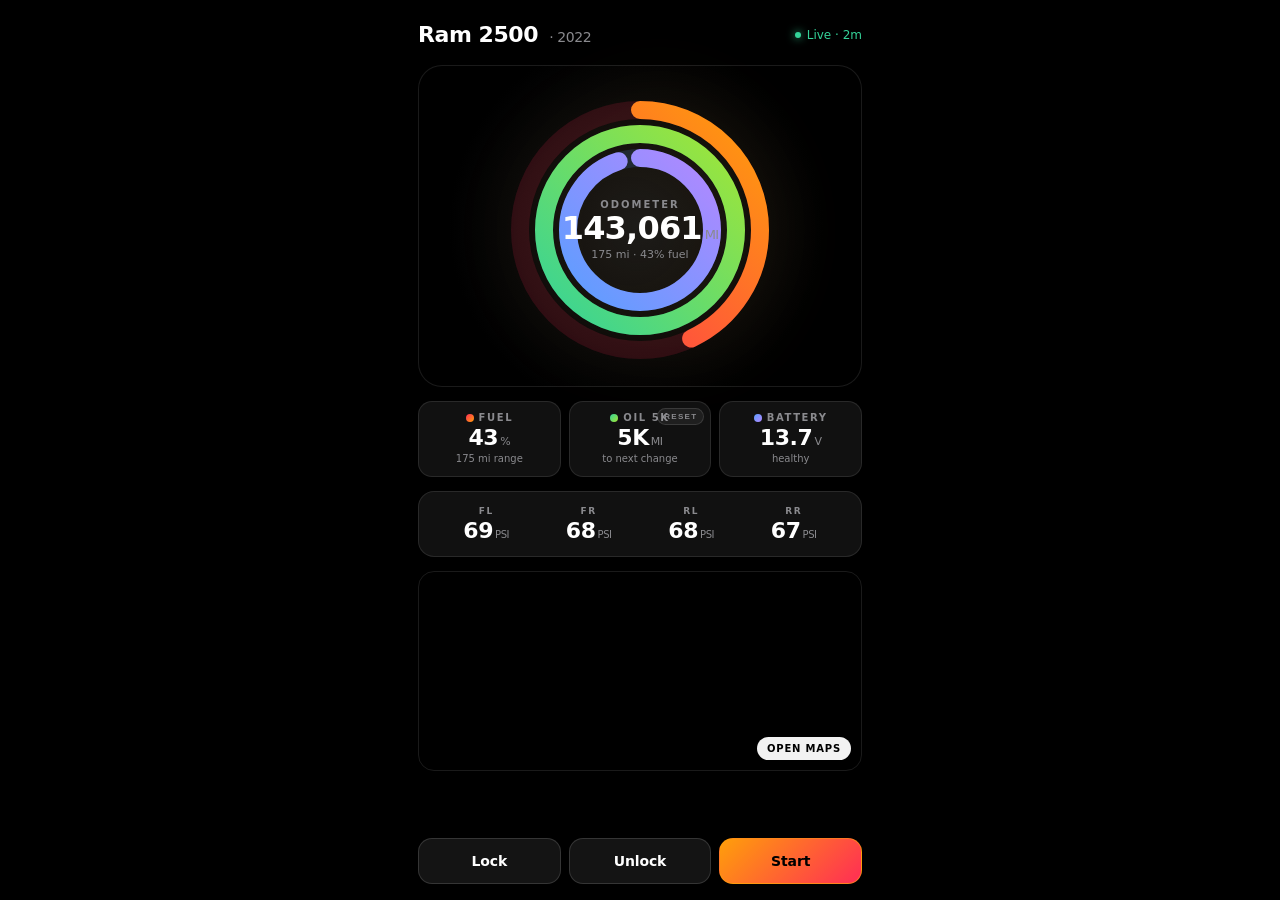
<file: dashboard/proto/4-rings.html>
<!DOCTYPE html>
<html lang="en">
<head>
<meta charset="UTF-8">
<meta name="viewport" content="width=device-width, initial-scale=1.0, viewport-fit=cover">
<meta name="theme-color" content="#000000">
<title>Garage · Rings</title>
<style>
  * { box-sizing: border-box; margin: 0; padding: 0; -webkit-tap-highlight-color: transparent; }
  :root {
    --bg: #000;
    --panel: #111;
    --panel-2: #161616;
    --line: rgba(255,255,255,0.10);
    --fg: #fff;
    --dim: #8a8a8e;
    --ring-fuel-a: #ff2d55;
    --ring-fuel-b: #ff9f0a;
    --ring-oil-a: #34d399;
    --ring-oil-b: #a3e635;
    --ring-batt-a: #5b9eff;
    --ring-batt-b: #b388ff;
  }
  body {
    font-family: -apple-system, 'SF Pro Display', system-ui, sans-serif;
    background: var(--bg);
    color: var(--fg);
    min-height: 100vh;
    padding: max(env(safe-area-inset-top), 22px) 18px max(env(safe-area-inset-bottom), 100px);
    max-width: 480px;
    margin: 0 auto;
    -webkit-font-smoothing: antialiased;
    font-feature-settings: 'tnum';
  }

  .topbar {
    display: flex;
    justify-content: space-between;
    align-items: center;
    margin-bottom: 18px;
  }
  .vehicle-name {
    font-size: 22px;
    font-weight: 700;
    letter-spacing: -0.02em;
  }
  .vehicle-name .year {
    color: var(--dim);
    font-weight: 500;
    font-size: 14px;
    margin-left: 4px;
  }
  .live {
    font-size: 12px;
    color: #34d399;
    display: inline-flex;
    align-items: center;
    gap: 6px;
    font-weight: 500;
  }
  .live::before {
    content: '';
    width: 6px; height: 6px;
    border-radius: 50%;
    background: #34d399;
    box-shadow: 0 0 8px #34d399;
  }

  /* Hero: stacked rings on big circular canvas */
  .rings-wrap {
    display: flex;
    align-items: center;
    justify-content: center;
    background: radial-gradient(circle at 50% 50%, #1a1a1a 0%, var(--bg) 70%);
    border-radius: 24px;
    padding: 24px 0 16px;
    margin-bottom: 14px;
    border: 1px solid var(--line);
    position: relative;
  }
  .rings-svg {
    width: 280px;
    height: 280px;
    filter: drop-shadow(0 0 40px rgba(255, 159, 10, 0.08));
  }
  .rings-center {
    position: absolute;
    text-align: center;
    pointer-events: none;
  }
  .rings-odo-label {
    font-size: 10px;
    color: var(--dim);
    text-transform: uppercase;
    letter-spacing: 0.2em;
    font-weight: 600;
    margin-bottom: 2px;
  }
  .rings-odo {
    font-size: 32px;
    font-weight: 700;
    letter-spacing: -0.025em;
    line-height: 1;
  }
  .rings-odo .u {
    font-size: 13px;
    color: var(--dim);
    font-weight: 500;
    margin-left: 3px;
  }
  .rings-odo-sub {
    font-size: 11px;
    color: var(--dim);
    margin-top: 4px;
    font-weight: 500;
  }

  /* Legend below rings */
  .legend {
    display: grid;
    grid-template-columns: 1fr 1fr 1fr;
    gap: 8px;
    margin-bottom: 14px;
  }
  .legend-tile {
    background: var(--panel);
    border: 1px solid var(--line);
    border-radius: 14px;
    padding: 10px 8px 12px;
    text-align: center;
    position: relative;
  }
  .legend-dot {
    width: 8px; height: 8px;
    border-radius: 50%;
    display: inline-block;
    margin-right: 5px;
    vertical-align: middle;
  }
  .legend-dot.fuel { background: linear-gradient(135deg, #ff2d55, #ff9f0a); }
  .legend-dot.oil  { background: linear-gradient(135deg, #34d399, #a3e635); }
  .legend-dot.batt { background: linear-gradient(135deg, #5b9eff, #b388ff); }
  .legend-label {
    font-size: 10px;
    color: var(--dim);
    text-transform: uppercase;
    letter-spacing: 0.16em;
    font-weight: 600;
    margin-bottom: 4px;
  }
  .legend-value {
    font-size: 22px;
    font-weight: 700;
    letter-spacing: -0.02em;
    line-height: 1;
  }
  .legend-value .u {
    font-size: 11px;
    color: var(--dim);
    font-weight: 500;
    margin-left: 2px;
  }
  .legend-sub {
    font-size: 10px;
    color: var(--dim);
    margin-top: 4px;
  }
  .legend-tile-oil {
    /* Oil tile with reset chip in corner */
  }
  .reset-chip {
    position: absolute;
    top: 6px; right: 6px;
    background: rgba(255,255,255,0.06);
    border: 1px solid rgba(255,255,255,0.12);
    color: var(--dim);
    font-size: 8px;
    font-weight: 700;
    letter-spacing: 0.16em;
    text-transform: uppercase;
    padding: 3px 6px;
    border-radius: 100px;
    cursor: pointer;
  }
  .reset-chip:active { background: rgba(255,255,255,0.10); }

  /* Tire row */
  .tires {
    background: var(--panel);
    border: 1px solid var(--line);
    border-radius: 16px;
    padding: 14px 16px;
    display: grid;
    grid-template-columns: repeat(4, 1fr);
    margin-bottom: 14px;
  }
  .tire {
    text-align: center;
  }
  .tire-pos {
    font-size: 9px;
    color: var(--dim);
    text-transform: uppercase;
    letter-spacing: 0.18em;
    font-weight: 600;
    margin-bottom: 4px;
  }
  .tire-val {
    font-size: 22px;
    font-weight: 700;
    letter-spacing: -0.02em;
    line-height: 1;
  }
  .tire-val .u {
    font-size: 10px;
    color: var(--dim);
    font-weight: 500;
    margin-left: 2px;
  }

  /* Map */
  .map {
    height: 200px;
    border-radius: 16px;
    overflow: hidden;
    border: 1px solid var(--line);
    margin-bottom: 14px;
    position: relative;
  }
  .map iframe {
    width: 100%; height: 100%;
    border: 0;
    filter: invert(0.92) hue-rotate(180deg) saturate(0.45);
  }
  .map-link {
    position: absolute;
    bottom: 10px; right: 10px;
    background: rgba(255,255,255,0.95);
    color: #000;
    padding: 6px 10px;
    border-radius: 100px;
    font-size: 10px;
    font-weight: 700;
    text-decoration: none;
    text-transform: uppercase;
    letter-spacing: 0.08em;
  }

  /* Sticky commands */
  .commands {
    position: fixed;
    bottom: 0; left: 0; right: 0;
    padding: 12px 18px max(env(safe-area-inset-bottom), 16px);
    background: linear-gradient(180deg, rgba(0,0,0,0) 0%, rgba(0,0,0,0.9) 50%, var(--bg) 100%);
    backdrop-filter: blur(12px);
    -webkit-backdrop-filter: blur(12px);
    display: flex;
    gap: 8px;
    max-width: 480px;
    margin: 0 auto;
  }
  .cmd {
    flex: 1;
    background: rgba(255,255,255,0.08);
    border: 1px solid rgba(255,255,255,0.14);
    color: var(--fg);
    font-family: inherit;
    font-size: 14px;
    font-weight: 600;
    letter-spacing: -0.01em;
    padding: 14px 0;
    border-radius: 14px;
    backdrop-filter: blur(10px);
  }
  .cmd:active { background: rgba(255,255,255,0.14); transform: scale(0.97); }
  .cmd-primary {
    background: linear-gradient(135deg, #ff9f0a 0%, #ff2d55 100%);
    border-color: rgba(255,159,10,0.6);
    color: #000;
  }
  .cmd-primary:active { filter: brightness(0.9); }
</style>
</head>
<body>
  <div class="topbar">
    <div class="vehicle-name">Ram 2500 <span class="year">· 2022</span></div>
    <span class="live">Live · 2m</span>
  </div>

  <div class="rings-wrap">
    <svg class="rings-svg" viewBox="0 0 280 280">
      <defs>
        <linearGradient id="grFuel" x1="0%" y1="0%" x2="100%" y2="100%">
          <stop offset="0%" stop-color="#ff2d55"/>
          <stop offset="100%" stop-color="#ff9f0a"/>
        </linearGradient>
        <linearGradient id="grOil" x1="0%" y1="0%" x2="100%" y2="100%">
          <stop offset="0%" stop-color="#34d399"/>
          <stop offset="100%" stop-color="#a3e635"/>
        </linearGradient>
        <linearGradient id="grBatt" x1="0%" y1="0%" x2="100%" y2="100%">
          <stop offset="0%" stop-color="#5b9eff"/>
          <stop offset="100%" stop-color="#b388ff"/>
        </linearGradient>
      </defs>

      <!-- Outer ring: Fuel 43% -->
      <circle cx="140" cy="140" r="120" fill="none" stroke="rgba(255,45,85,0.15)" stroke-width="18"/>
      <circle cx="140" cy="140" r="120" fill="none" stroke="url(#grFuel)" stroke-width="18"
              stroke-linecap="round" stroke-dasharray="324 750" transform="rotate(-90 140 140)"/>

      <!-- Middle ring: Oil life 100% (full ring = 5000mi remaining) -->
      <circle cx="140" cy="140" r="96" fill="none" stroke="rgba(52,211,153,0.15)" stroke-width="18"/>
      <circle cx="140" cy="140" r="96" fill="none" stroke="url(#grOil)" stroke-width="18"
              stroke-linecap="round" stroke-dasharray="603 603" transform="rotate(-90 140 140)"/>

      <!-- Inner ring: Battery 13.7V → ~95% of 14.4V max -->
      <circle cx="140" cy="140" r="72" fill="none" stroke="rgba(91,158,255,0.15)" stroke-width="18"/>
      <circle cx="140" cy="140" r="72" fill="none" stroke="url(#grBatt)" stroke-width="18"
              stroke-linecap="round" stroke-dasharray="430 452" transform="rotate(-90 140 140)"/>
    </svg>
    <div class="rings-center">
      <div class="rings-odo-label">Odometer</div>
      <div class="rings-odo">143,061<span class="u">MI</span></div>
      <div class="rings-odo-sub">175 mi · 43% fuel</div>
    </div>
  </div>

  <div class="legend">
    <div class="legend-tile">
      <div class="legend-label"><span class="legend-dot fuel"></span>Fuel</div>
      <div class="legend-value">43<span class="u">%</span></div>
      <div class="legend-sub">175 mi range</div>
    </div>
    <div class="legend-tile legend-tile-oil">
      <button class="reset-chip" id="resetOil">Reset</button>
      <div class="legend-label"><span class="legend-dot oil"></span>Oil 5K</div>
      <div class="legend-value">5K<span class="u">MI</span></div>
      <div class="legend-sub">to next change</div>
    </div>
    <div class="legend-tile">
      <div class="legend-label"><span class="legend-dot batt"></span>Battery</div>
      <div class="legend-value">13.7<span class="u">V</span></div>
      <div class="legend-sub">healthy</div>
    </div>
  </div>

  <div class="tires">
    <div class="tire"><div class="tire-pos">FL</div><div class="tire-val">69<span class="u">PSI</span></div></div>
    <div class="tire"><div class="tire-pos">FR</div><div class="tire-val">68<span class="u">PSI</span></div></div>
    <div class="tire"><div class="tire-pos">RL</div><div class="tire-val">68<span class="u">PSI</span></div></div>
    <div class="tire"><div class="tire-pos">RR</div><div class="tire-val">67<span class="u">PSI</span></div></div>
  </div>

  <div class="map">
    <iframe loading="lazy" src="https://maps.google.com/maps?q=29.620816,-95.527005&z=14&output=embed"></iframe>
    <a class="map-link" target="_blank" href="https://www.google.com/maps?q=29.620816,-95.527005">Open Maps</a>
  </div>

  <div class="commands">
    <button class="cmd">Lock</button>
    <button class="cmd">Unlock</button>
    <button class="cmd cmd-primary">Start</button>
  </div>
</body>
</html>
</file>
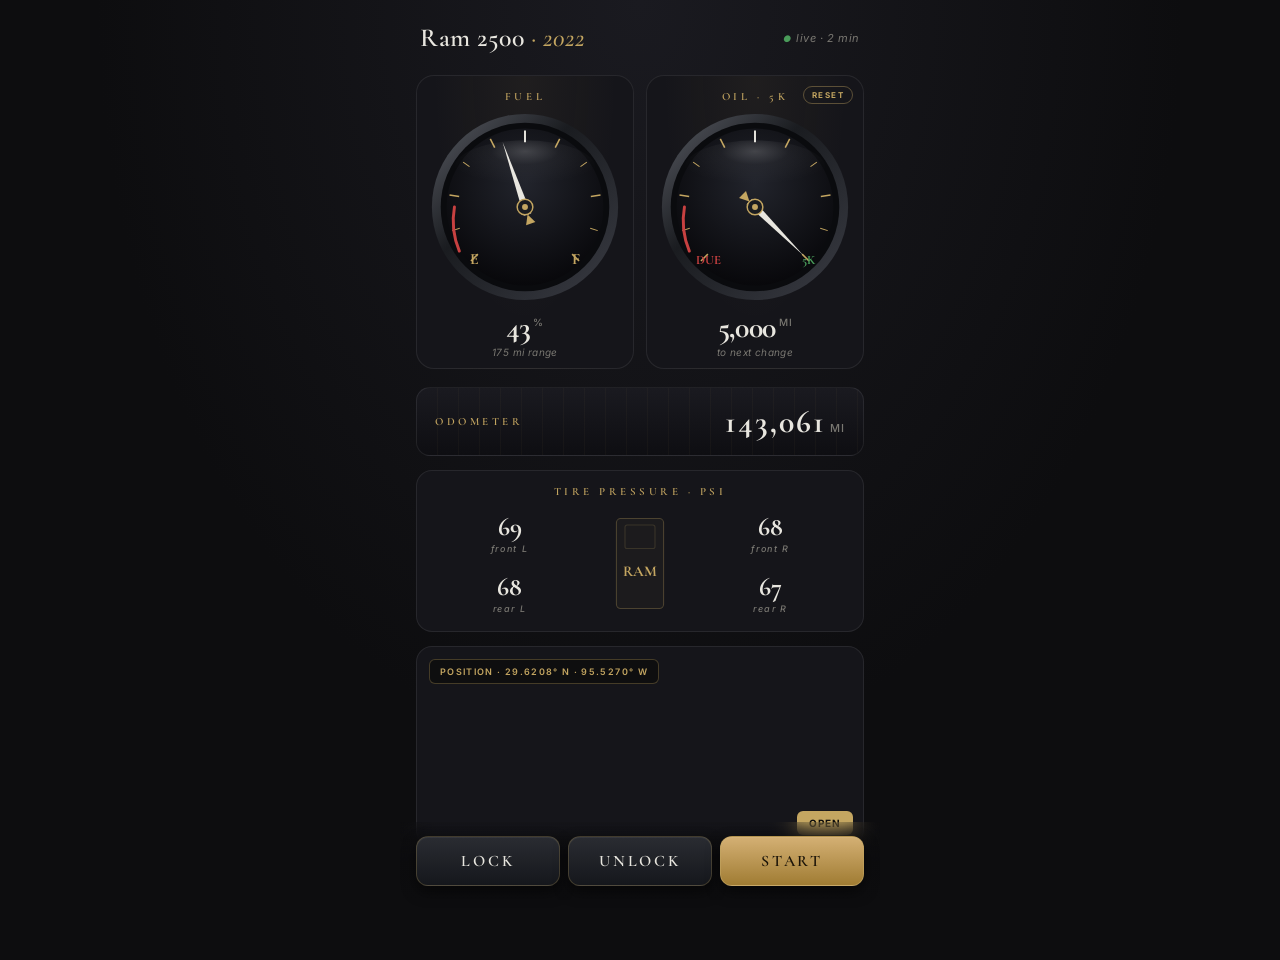
<file: dashboard/proto/5-analog.html>
<!DOCTYPE html>
<html lang="en">
<head>
<meta charset="UTF-8">
<meta name="viewport" content="width=device-width, initial-scale=1.0, viewport-fit=cover">
<meta name="theme-color" content="#0d0d0f">
<title>Garage · Analog</title>
<link rel="preconnect" href="https://fonts.googleapis.com">
<link rel="preconnect" href="https://fonts.gstatic.com" crossorigin>
<link href="https://fonts.googleapis.com/css2?family=Cormorant+Garamond:wght@500;600;700&family=Inter:wght@400;500;600&display=swap" rel="stylesheet">
<style>
  * { box-sizing: border-box; margin: 0; padding: 0; -webkit-tap-highlight-color: transparent; }
  :root {
    --bg: #0d0d0f;
    --bg-2: #15151a;
    --bezel-out: linear-gradient(135deg, #4a4d54 0%, #1a1c20 50%, #2a2c32 100%);
    --bezel-in: linear-gradient(135deg, #15151a 0%, #08080a 100%);
    --face: radial-gradient(circle at 50% 30%, #1c1e24 0%, #0a0b0f 100%);
    --line: rgba(255,255,255,0.08);
    --fg: #e8e6df;
    --dim: #7a7872;
    --gold: #c4a661;
    --red: #c84141;
    --serif: 'Cormorant Garamond', Georgia, serif;
    --sans: 'Inter', system-ui, sans-serif;
  }
  body {
    font-family: var(--sans);
    background:
      radial-gradient(ellipse at 50% 0%, #1a1a20 0%, var(--bg) 60%),
      var(--bg);
    background-attachment: fixed;
    color: var(--fg);
    min-height: 100vh;
    padding: max(env(safe-area-inset-top), 22px) 16px max(env(safe-area-inset-bottom), 100px);
    max-width: 480px;
    margin: 0 auto;
    -webkit-font-smoothing: antialiased;
  }

  .topbar {
    display: flex;
    justify-content: space-between;
    align-items: center;
    margin-bottom: 22px;
    padding: 0 4px;
  }
  .vehicle {
    font-family: var(--serif);
    font-size: 26px;
    font-weight: 600;
    letter-spacing: 0.02em;
  }
  .vehicle .year {
    color: var(--gold);
    font-style: italic;
    font-weight: 500;
  }
  .live {
    font-size: 11px;
    color: var(--dim);
    font-style: italic;
    letter-spacing: 0.05em;
  }
  .live::before {
    content: '●';
    color: #4a9c5a;
    margin-right: 5px;
    font-size: 9px;
  }

  /* Two big dials side by side */
  .dials {
    display: grid;
    grid-template-columns: 1fr 1fr;
    gap: 12px;
    margin-bottom: 18px;
  }
  .dial-wrap {
    background:
      radial-gradient(ellipse at 50% 0%, rgba(196,166,97,0.06) 0%, transparent 60%),
      var(--bg-2);
    border: 1px solid var(--line);
    border-radius: 18px;
    padding: 14px 10px 10px;
    position: relative;
  }
  .dial-label {
    font-family: var(--serif);
    font-size: 11px;
    color: var(--gold);
    text-transform: uppercase;
    letter-spacing: 0.32em;
    text-align: center;
    margin-bottom: 6px;
    font-weight: 600;
  }
  .dial-svg {
    width: 100%;
    aspect-ratio: 1;
    display: block;
  }
  .dial-readout {
    text-align: center;
    margin-top: 8px;
  }
  .dial-readout-value {
    font-family: var(--serif);
    font-size: 30px;
    font-weight: 700;
    line-height: 1;
    letter-spacing: -0.02em;
  }
  .dial-readout-value .u {
    font-family: var(--sans);
    font-size: 10px;
    color: var(--dim);
    font-weight: 500;
    letter-spacing: 0.1em;
    text-transform: uppercase;
    margin-left: 3px;
    vertical-align: top;
    padding-top: 4px;
    display: inline-block;
  }
  .dial-readout-sub {
    font-family: var(--sans);
    font-size: 10px;
    color: var(--dim);
    font-style: italic;
    margin-top: 3px;
    letter-spacing: 0.04em;
  }
  .reset-pill {
    position: absolute;
    top: 10px; right: 10px;
    background: transparent;
    border: 1px solid rgba(196,166,97,0.4);
    color: var(--gold);
    font-family: var(--sans);
    font-size: 8px;
    font-weight: 700;
    letter-spacing: 0.18em;
    text-transform: uppercase;
    padding: 3px 8px;
    border-radius: 100px;
    cursor: pointer;
  }
  .reset-pill:active { background: rgba(196,166,97,0.12); }

  /* Odometer band */
  .odo-band {
    background: linear-gradient(180deg, #1a1a20 0%, #0e0e12 100%);
    border: 1px solid var(--line);
    border-radius: 14px;
    padding: 14px 18px;
    margin-bottom: 14px;
    display: flex;
    justify-content: space-between;
    align-items: center;
    position: relative;
    overflow: hidden;
  }
  .odo-band::before {
    content: '';
    position: absolute;
    inset: 0;
    background: repeating-linear-gradient(90deg, transparent 0, transparent 20px, rgba(196,166,97,0.04) 20px, rgba(196,166,97,0.04) 21px);
    pointer-events: none;
  }
  .odo-label {
    font-family: var(--serif);
    font-size: 11px;
    color: var(--gold);
    text-transform: uppercase;
    letter-spacing: 0.32em;
    font-weight: 600;
  }
  .odo-value {
    font-family: var(--serif);
    font-size: 32px;
    font-weight: 700;
    letter-spacing: 0.06em;
  }
  .odo-value .u {
    font-family: var(--sans);
    font-size: 11px;
    color: var(--dim);
    font-weight: 500;
    letter-spacing: 0.1em;
    margin-left: 4px;
    text-transform: uppercase;
  }

  /* Tire diagram */
  .tires-card {
    background: var(--bg-2);
    border: 1px solid var(--line);
    border-radius: 16px;
    padding: 14px 16px;
    margin-bottom: 14px;
  }
  .tires-card-label {
    font-family: var(--serif);
    font-size: 11px;
    color: var(--gold);
    text-transform: uppercase;
    letter-spacing: 0.32em;
    margin-bottom: 12px;
    font-weight: 600;
    text-align: center;
  }
  .tires-grid {
    display: grid;
    grid-template-columns: 1fr 60px 1fr;
    gap: 12px 24px;
    align-items: center;
    justify-items: center;
  }
  .tire-num {
    font-family: var(--serif);
    font-size: 26px;
    font-weight: 700;
    line-height: 1;
    text-align: center;
  }
  .tire-num span {
    display: block;
    font-family: var(--sans);
    font-size: 9px;
    color: var(--dim);
    letter-spacing: 0.18em;
    margin-top: 4px;
    font-weight: 500;
    font-style: italic;
  }
  .tire-num .u {
    font-family: var(--sans);
    font-size: 10px;
    color: var(--dim);
    font-weight: 500;
    margin-left: 2px;
    letter-spacing: 0.1em;
    text-transform: uppercase;
  }
  .truck-hint {
    grid-row: 1 / 3;
    grid-column: 2;
    width: 100%;
    aspect-ratio: 56 / 100;
  }

  /* Map */
  .map-card {
    height: 200px;
    border-radius: 16px;
    overflow: hidden;
    border: 1px solid var(--line);
    margin-bottom: 14px;
    position: relative;
    background: var(--bg-2);
  }
  .map-card iframe {
    width: 100%; height: 100%;
    border: 0;
    filter: sepia(0.15) saturate(0.85) brightness(0.92);
  }
  .map-stamp {
    position: absolute;
    top: 12px; left: 12px;
    background: rgba(13, 13, 15, 0.85);
    border: 1px solid rgba(196,166,97,0.3);
    padding: 6px 10px;
    border-radius: 6px;
    font-family: var(--sans);
    font-size: 9px;
    color: var(--gold);
    letter-spacing: 0.15em;
    text-transform: uppercase;
    font-weight: 600;
  }
  .map-link {
    position: absolute;
    bottom: 10px; right: 10px;
    background: var(--gold);
    color: #0a0a0a;
    padding: 6px 12px;
    border-radius: 6px;
    font-family: var(--sans);
    font-size: 10px;
    font-weight: 700;
    text-decoration: none;
    letter-spacing: 0.1em;
    text-transform: uppercase;
  }

  /* Commands */
  .commands {
    position: fixed;
    bottom: 0; left: 0; right: 0;
    padding: 14px 16px max(env(safe-area-inset-bottom), 14px);
    background: linear-gradient(180deg, transparent 0%, rgba(13,13,15,0.92) 40%, var(--bg) 100%);
    backdrop-filter: blur(12px);
    -webkit-backdrop-filter: blur(12px);
    display: grid;
    grid-template-columns: 1fr 1fr 1fr;
    gap: 8px;
    max-width: 480px;
    margin: 0 auto;
  }
  .cmd {
    background: linear-gradient(180deg, #2a2c32 0%, #15171c 100%);
    border: 1px solid rgba(196,166,97,0.25);
    color: var(--fg);
    font-family: var(--serif);
    font-size: 16px;
    font-weight: 600;
    letter-spacing: 0.18em;
    text-transform: uppercase;
    padding: 14px 0;
    border-radius: 12px;
    cursor: pointer;
    box-shadow: 0 1px 0 rgba(255,255,255,0.06) inset, 0 6px 14px rgba(0,0,0,0.5);
  }
  .cmd:active { filter: brightness(0.85); transform: scale(0.97); }
  .cmd-primary {
    background: linear-gradient(180deg, #d4b074 0%, #a07c33 100%);
    border-color: rgba(196,166,97,0.6);
    color: #1a1308;
  }
</style>
</head>
<body>
  <div class="topbar">
    <div class="vehicle">Ram 2500 <span class="year">· 2022</span></div>
    <span class="live">live · 2 min</span>
  </div>

  <div class="dials">
    <!-- Fuel dial -->
    <div class="dial-wrap">
      <div class="dial-label">Fuel</div>
      <svg class="dial-svg" viewBox="0 0 200 200">
        <defs>
          <radialGradient id="faceGr" cx="50%" cy="35%" r="65%">
            <stop offset="0%" stop-color="#22242c"/>
            <stop offset="100%" stop-color="#08080b"/>
          </radialGradient>
          <linearGradient id="bezelGr" x1="0" y1="0" x2="1" y2="1">
            <stop offset="0%" stop-color="#5a5d65"/>
            <stop offset="40%" stop-color="#1a1c20"/>
            <stop offset="100%" stop-color="#3a3c44"/>
          </linearGradient>
          <radialGradient id="glassGr" cx="50%" cy="20%" r="60%">
            <stop offset="0%" stop-color="rgba(255,255,255,0.18)"/>
            <stop offset="40%" stop-color="rgba(255,255,255,0.04)"/>
            <stop offset="100%" stop-color="rgba(255,255,255,0)"/>
          </radialGradient>
        </defs>
        <!-- Outer bezel -->
        <circle cx="100" cy="100" r="95" fill="url(#bezelGr)"/>
        <!-- Inner ring -->
        <circle cx="100" cy="100" r="86" fill="#0a0b0e"/>
        <!-- Face -->
        <circle cx="100" cy="100" r="80" fill="url(#faceGr)"/>

        <!-- Tick marks: E (left) → F (right), 270° arc from -135° to +135° -->
        <g stroke="#c4a661" stroke-width="1.6" fill="none">
          <!-- 11 major ticks across 270° -->
          <line x1="100" y1="22" x2="100" y2="32" transform="rotate(-135 100 100)"/>
          <line x1="100" y1="22" x2="100" y2="30" transform="rotate(-108 100 100)" stroke-width="1"/>
          <line x1="100" y1="22" x2="100" y2="32" transform="rotate(-81 100 100)"/>
          <line x1="100" y1="22" x2="100" y2="30" transform="rotate(-54 100 100)" stroke-width="1"/>
          <line x1="100" y1="22" x2="100" y2="32" transform="rotate(-27 100 100)"/>
          <line x1="100" y1="22" x2="100" y2="34" transform="rotate(0 100 100)" stroke="#e8e6df" stroke-width="2"/>
          <line x1="100" y1="22" x2="100" y2="32" transform="rotate(27 100 100)"/>
          <line x1="100" y1="22" x2="100" y2="30" transform="rotate(54 100 100)" stroke-width="1"/>
          <line x1="100" y1="22" x2="100" y2="32" transform="rotate(81 100 100)"/>
          <line x1="100" y1="22" x2="100" y2="30" transform="rotate(108 100 100)" stroke-width="1"/>
          <line x1="100" y1="22" x2="100" y2="32" transform="rotate(135 100 100)"/>
        </g>

        <!-- Labels E and F -->
        <text x="44" y="158" font-family="Cormorant Garamond" font-size="16" font-weight="700" fill="#c4a661">E</text>
        <text x="148" y="158" font-family="Cormorant Garamond" font-size="16" font-weight="700" fill="#c4a661">F</text>

        <!-- Red zone near empty -->
        <path d="M 33 145 A 80 80 0 0 1 28 100" fill="none" stroke="#c84141" stroke-width="3" stroke-linecap="round"/>

        <!-- Needle: 43% → angle = -135 + (0.43 * 270) = -19° -->
        <g transform="rotate(-19 100 100)">
          <polygon points="100,30 96,108 104,108" fill="#e8e6df"/>
          <polygon points="100,108 95,118 105,118" fill="#c4a661"/>
        </g>
        <circle cx="100" cy="100" r="8" fill="#1a1c20" stroke="#c4a661" stroke-width="1.5"/>
        <circle cx="100" cy="100" r="3" fill="#c4a661"/>

        <!-- Glass shine -->
        <ellipse cx="100" cy="60" rx="72" ry="28" fill="url(#glassGr)"/>
      </svg>
      <div class="dial-readout">
        <div class="dial-readout-value">43<span class="u">%</span></div>
        <div class="dial-readout-sub">175 mi range</div>
      </div>
    </div>

    <!-- Oil life dial -->
    <div class="dial-wrap">
      <button class="reset-pill" id="resetOil">Reset</button>
      <div class="dial-label">Oil · 5K</div>
      <svg class="dial-svg" viewBox="0 0 200 200">
        <!-- Same bezel/face as fuel dial -->
        <circle cx="100" cy="100" r="95" fill="url(#bezelGr)"/>
        <circle cx="100" cy="100" r="86" fill="#0a0b0e"/>
        <circle cx="100" cy="100" r="80" fill="url(#faceGr)"/>

        <g stroke="#c4a661" stroke-width="1.6" fill="none">
          <line x1="100" y1="22" x2="100" y2="32" transform="rotate(-135 100 100)"/>
          <line x1="100" y1="22" x2="100" y2="30" transform="rotate(-108 100 100)" stroke-width="1"/>
          <line x1="100" y1="22" x2="100" y2="32" transform="rotate(-81 100 100)"/>
          <line x1="100" y1="22" x2="100" y2="30" transform="rotate(-54 100 100)" stroke-width="1"/>
          <line x1="100" y1="22" x2="100" y2="32" transform="rotate(-27 100 100)"/>
          <line x1="100" y1="22" x2="100" y2="34" transform="rotate(0 100 100)" stroke="#e8e6df" stroke-width="2"/>
          <line x1="100" y1="22" x2="100" y2="32" transform="rotate(27 100 100)"/>
          <line x1="100" y1="22" x2="100" y2="30" transform="rotate(54 100 100)" stroke-width="1"/>
          <line x1="100" y1="22" x2="100" y2="32" transform="rotate(81 100 100)"/>
          <line x1="100" y1="22" x2="100" y2="30" transform="rotate(108 100 100)" stroke-width="1"/>
          <line x1="100" y1="22" x2="100" y2="32" transform="rotate(135 100 100)"/>
        </g>

        <text x="40" y="158" font-family="Cormorant Garamond" font-size="13" font-weight="700" fill="#c84141">DUE</text>
        <text x="148" y="158" font-family="Cormorant Garamond" font-size="13" font-weight="700" fill="#4a9c5a">5K</text>

        <path d="M 33 145 A 80 80 0 0 1 28 100" fill="none" stroke="#c84141" stroke-width="3" stroke-linecap="round"/>

        <!-- Needle at full 5000 mi → far right (+135°) -->
        <g transform="rotate(135 100 100)">
          <polygon points="100,30 96,108 104,108" fill="#e8e6df"/>
          <polygon points="100,108 95,118 105,118" fill="#c4a661"/>
        </g>
        <circle cx="100" cy="100" r="8" fill="#1a1c20" stroke="#c4a661" stroke-width="1.5"/>
        <circle cx="100" cy="100" r="3" fill="#c4a661"/>

        <ellipse cx="100" cy="60" rx="72" ry="28" fill="url(#glassGr)"/>
      </svg>
      <div class="dial-readout">
        <div class="dial-readout-value">5,000<span class="u">MI</span></div>
        <div class="dial-readout-sub">to next change</div>
      </div>
    </div>
  </div>

  <div class="odo-band">
    <span class="odo-label">Odometer</span>
    <span class="odo-value">143,061<span class="u">mi</span></span>
  </div>

  <div class="tires-card">
    <div class="tires-card-label">Tire Pressure · PSI</div>
    <div class="tires-grid">
      <div class="tire-num">69<span>front L</span></div>
      <svg class="truck-hint" viewBox="0 0 56 100" fill="none">
        <rect x="6" y="8" width="44" height="84" rx="4" stroke="rgba(196,166,97,0.3)" stroke-width="1" fill="rgba(196,166,97,0.04)"/>
        <rect x="14" y="14" width="28" height="22" rx="2" stroke="rgba(196,166,97,0.18)" fill="none"/>
        <text x="28" y="62" text-anchor="middle" font-family="Cormorant Garamond" font-size="14" fill="#c4a661" font-weight="700">RAM</text>
      </svg>
      <div class="tire-num">68<span>front R</span></div>
      <div class="tire-num">68<span>rear L</span></div>
      <div class="tire-num">67<span>rear R</span></div>
    </div>
  </div>

  <div class="map-card">
    <iframe loading="lazy" src="https://maps.google.com/maps?q=29.620816,-95.527005&z=14&output=embed"></iframe>
    <div class="map-stamp">Position · 29.6208° N · 95.5270° W</div>
    <a class="map-link" target="_blank" href="https://www.google.com/maps?q=29.620816,-95.527005">Open</a>
  </div>

  <div class="commands">
    <button class="cmd">Lock</button>
    <button class="cmd">Unlock</button>
    <button class="cmd cmd-primary">Start</button>
  </div>
</body>
</html>
</file>
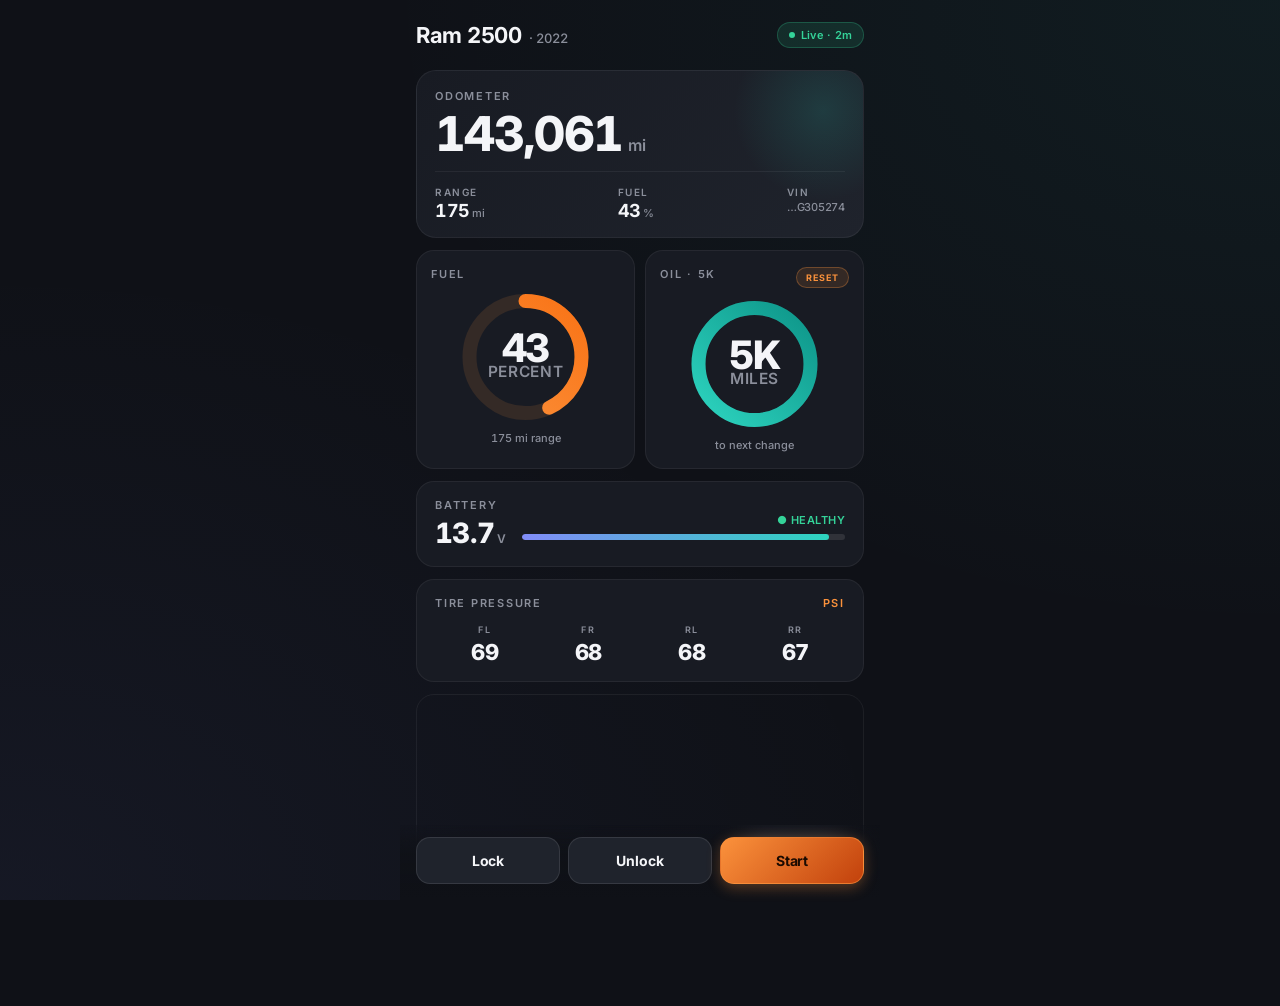
<file: dashboard/proto/6-donut.html>
<!DOCTYPE html>
<html lang="en">
<head>
<meta charset="UTF-8">
<meta name="viewport" content="width=device-width, initial-scale=1.0, viewport-fit=cover">
<meta name="theme-color" content="#0f1117">
<title>Garage · Donut</title>
<link rel="preconnect" href="https://fonts.googleapis.com">
<link rel="preconnect" href="https://fonts.gstatic.com" crossorigin>
<link href="https://fonts.googleapis.com/css2?family=Inter:wght@400;500;600;700;800&display=swap" rel="stylesheet">
<style>
  * { box-sizing: border-box; margin: 0; padding: 0; -webkit-tap-highlight-color: transparent; }
  :root {
    --bg: #0f1117;
    --surface: #181b23;
    --surface-2: #1f232c;
    --line: rgba(255, 255, 255, 0.06);
    --line-2: rgba(255, 255, 255, 0.10);
    --fg: #f4f5f8;
    --dim: #8b8f9b;
    --teal: #2dd4bf;
    --teal-deep: #0d9488;
    --orange: #fb923c;
    --orange-deep: #c2410c;
    --indigo: #818cf8;
    --indigo-deep: #4f46e5;
    --rose: #fb7185;
    --good: #34d399;
  }
  body {
    font-family: 'Inter', system-ui, sans-serif;
    background:
      radial-gradient(ellipse at 100% 0%, rgba(45, 212, 191, 0.06) 0%, transparent 50%),
      radial-gradient(ellipse at 0% 100%, rgba(129, 140, 248, 0.06) 0%, transparent 50%),
      var(--bg);
    background-attachment: fixed;
    color: var(--fg);
    min-height: 100vh;
    padding: max(env(safe-area-inset-top), 22px) 16px max(env(safe-area-inset-bottom), 100px);
    max-width: 480px;
    margin: 0 auto;
    -webkit-font-smoothing: antialiased;
    font-feature-settings: 'tnum';
  }

  .topbar {
    display: flex;
    justify-content: space-between;
    align-items: center;
    margin-bottom: 22px;
  }
  .vehicle {
    display: flex;
    align-items: baseline;
    gap: 8px;
  }
  .vehicle h1 {
    font-size: 22px;
    font-weight: 700;
    letter-spacing: -0.02em;
  }
  .vehicle .year {
    font-size: 13px;
    color: var(--dim);
    font-weight: 500;
  }
  .live {
    background: rgba(52, 211, 153, 0.12);
    border: 1px solid rgba(52, 211, 153, 0.25);
    color: var(--good);
    font-size: 11px;
    font-weight: 600;
    padding: 5px 11px;
    border-radius: 100px;
    letter-spacing: 0.02em;
    display: inline-flex;
    align-items: center;
    gap: 6px;
  }
  .live::before {
    content: '';
    width: 6px; height: 6px;
    border-radius: 50%;
    background: var(--good);
  }

  /* Big hero card with odo + range */
  .hero {
    background: linear-gradient(135deg, var(--surface) 0%, var(--surface-2) 100%);
    border: 1px solid var(--line);
    border-radius: 20px;
    padding: 18px 18px 16px;
    margin-bottom: 12px;
    position: relative;
    overflow: hidden;
  }
  .hero::after {
    content: '';
    position: absolute;
    right: -50px; top: -50px;
    width: 180px; height: 180px;
    background: radial-gradient(circle, rgba(45,212,191,0.15) 0%, transparent 70%);
    pointer-events: none;
  }
  .hero-label {
    font-size: 11px;
    color: var(--dim);
    text-transform: uppercase;
    letter-spacing: 0.16em;
    font-weight: 600;
    margin-bottom: 8px;
  }
  .hero-value {
    font-size: 48px;
    font-weight: 800;
    letter-spacing: -0.035em;
    line-height: 0.95;
  }
  .hero-value .u {
    font-size: 16px;
    color: var(--dim);
    font-weight: 600;
    margin-left: 6px;
    letter-spacing: 0;
  }
  .hero-foot {
    display: flex;
    justify-content: space-between;
    align-items: baseline;
    margin-top: 14px;
    padding-top: 14px;
    border-top: 1px solid var(--line);
  }
  .hero-foot-item .lbl {
    font-size: 10px;
    color: var(--dim);
    text-transform: uppercase;
    letter-spacing: 0.16em;
    font-weight: 600;
  }
  .hero-foot-item .val {
    font-size: 18px;
    font-weight: 700;
    letter-spacing: -0.02em;
    margin-top: 2px;
  }
  .hero-foot-item .val .u {
    font-size: 11px;
    color: var(--dim);
    font-weight: 500;
    margin-left: 2px;
  }

  /* Donut row: 3 charts side by side */
  .donuts {
    display: grid;
    grid-template-columns: 1fr 1fr;
    gap: 10px;
    margin-bottom: 12px;
  }
  .donut-card {
    background: var(--surface);
    border: 1px solid var(--line);
    border-radius: 18px;
    padding: 16px 14px;
    position: relative;
    overflow: hidden;
  }
  .donut-head {
    display: flex;
    justify-content: space-between;
    align-items: flex-start;
    margin-bottom: 6px;
  }
  .donut-label {
    font-size: 11px;
    color: var(--dim);
    text-transform: uppercase;
    letter-spacing: 0.16em;
    font-weight: 600;
  }
  .reset-btn {
    background: rgba(251, 146, 60, 0.12);
    border: 1px solid rgba(251, 146, 60, 0.3);
    color: var(--orange);
    font-family: inherit;
    font-size: 9px;
    font-weight: 700;
    letter-spacing: 0.12em;
    text-transform: uppercase;
    padding: 4px 9px;
    border-radius: 100px;
    cursor: pointer;
  }
  .reset-btn:active { background: rgba(251,146,60,0.22); }

  .donut-svg {
    width: 100%;
    aspect-ratio: 1;
    max-height: 140px;
    display: block;
    margin: 6px auto 0;
  }
  .donut-center-value {
    font-size: 28px;
    font-weight: 800;
    letter-spacing: -0.03em;
    text-anchor: middle;
    dominant-baseline: middle;
  }
  .donut-center-unit {
    font-size: 11px;
    fill: var(--dim);
    font-weight: 600;
    text-anchor: middle;
    letter-spacing: 0.04em;
  }
  .donut-foot {
    text-align: center;
    font-size: 11px;
    color: var(--dim);
    font-weight: 500;
    margin-top: 4px;
  }

  /* Battery row (full-width) */
  .battery-card {
    background: var(--surface);
    border: 1px solid var(--line);
    border-radius: 18px;
    padding: 16px 18px;
    margin-bottom: 12px;
    display: flex;
    align-items: center;
    justify-content: space-between;
    gap: 16px;
  }
  .battery-left .lbl {
    font-size: 11px;
    color: var(--dim);
    text-transform: uppercase;
    letter-spacing: 0.16em;
    font-weight: 600;
    margin-bottom: 4px;
  }
  .battery-left .val {
    font-size: 28px;
    font-weight: 800;
    letter-spacing: -0.025em;
  }
  .battery-left .val .u {
    font-size: 12px;
    color: var(--dim);
    font-weight: 600;
    margin-left: 3px;
  }
  .battery-right {
    flex: 1;
    text-align: right;
  }
  .battery-bar {
    height: 6px;
    background: var(--line-2);
    border-radius: 100px;
    margin-top: 6px;
    overflow: hidden;
  }
  .battery-bar > span {
    display: block;
    height: 100%;
    background: linear-gradient(90deg, var(--indigo) 0%, var(--teal) 100%);
    border-radius: 100px;
  }
  .battery-status {
    font-size: 11px;
    color: var(--good);
    font-weight: 600;
    letter-spacing: 0.04em;
  }

  /* Tire grid */
  .tires-card {
    background: var(--surface);
    border: 1px solid var(--line);
    border-radius: 18px;
    padding: 16px 18px;
    margin-bottom: 12px;
  }
  .tires-head {
    display: flex;
    justify-content: space-between;
    align-items: baseline;
    margin-bottom: 14px;
  }
  .tires-head .lbl {
    font-size: 11px;
    color: var(--dim);
    text-transform: uppercase;
    letter-spacing: 0.16em;
    font-weight: 600;
  }
  .tires-grid {
    display: grid;
    grid-template-columns: 1fr 1fr 1fr 1fr;
    gap: 4px;
  }
  .tire {
    text-align: center;
  }
  .tire-pos {
    font-size: 9px;
    color: var(--dim);
    text-transform: uppercase;
    letter-spacing: 0.18em;
    font-weight: 600;
    margin-bottom: 4px;
  }
  .tire-val {
    font-size: 22px;
    font-weight: 800;
    letter-spacing: -0.025em;
  }
  .tire-val .u {
    font-size: 10px;
    color: var(--dim);
    font-weight: 500;
    margin-left: 2px;
  }

  /* Map */
  .map-card {
    border-radius: 18px;
    overflow: hidden;
    border: 1px solid var(--line);
    height: 200px;
    position: relative;
    margin-bottom: 12px;
  }
  .map-card iframe { width: 100%; height: 100%; border: 0; }
  .map-link {
    position: absolute;
    bottom: 12px; right: 12px;
    background: var(--fg);
    color: var(--bg);
    padding: 8px 14px;
    border-radius: 100px;
    font-size: 12px;
    font-weight: 700;
    text-decoration: none;
    letter-spacing: 0.02em;
    box-shadow: 0 4px 12px rgba(0,0,0,0.3);
  }

  /* Commands */
  .commands {
    position: fixed;
    bottom: 0; left: 0; right: 0;
    padding: 12px 16px max(env(safe-area-inset-bottom), 16px);
    background: linear-gradient(180deg, transparent 0%, rgba(15,17,23,0.92) 40%, var(--bg) 100%);
    backdrop-filter: blur(14px);
    -webkit-backdrop-filter: blur(14px);
    display: grid;
    grid-template-columns: 1fr 1fr 1fr;
    gap: 8px;
    max-width: 480px;
    margin: 0 auto;
  }
  .cmd {
    background: var(--surface-2);
    border: 1px solid var(--line-2);
    color: var(--fg);
    font-family: inherit;
    font-size: 14px;
    font-weight: 700;
    letter-spacing: -0.01em;
    padding: 14px 0;
    border-radius: 14px;
    cursor: pointer;
  }
  .cmd:active { background: #2a2f3b; transform: scale(0.97); }
  .cmd-primary {
    background: linear-gradient(135deg, var(--orange) 0%, var(--orange-deep) 100%);
    border-color: rgba(251,146,60,0.6);
    color: #1a0a00;
    box-shadow: 0 4px 14px rgba(251,146,60,0.3);
  }
</style>
</head>
<body>
  <div class="topbar">
    <div class="vehicle">
      <h1>Ram 2500</h1>
      <span class="year">· 2022</span>
    </div>
    <span class="live">Live · 2m</span>
  </div>

  <div class="hero">
    <div class="hero-label">Odometer</div>
    <div class="hero-value">143,061<span class="u">mi</span></div>
    <div class="hero-foot">
      <div class="hero-foot-item">
        <div class="lbl">Range</div>
        <div class="val">175<span class="u">mi</span></div>
      </div>
      <div class="hero-foot-item">
        <div class="lbl">Fuel</div>
        <div class="val">43<span class="u">%</span></div>
      </div>
      <div class="hero-foot-item">
        <div class="lbl">VIN</div>
        <div class="val" style="font-size:11px;color:var(--dim);font-weight:500">…G305274</div>
      </div>
    </div>
  </div>

  <div class="donuts">
    <!-- Fuel donut -->
    <div class="donut-card">
      <div class="donut-head">
        <span class="donut-label">Fuel</span>
      </div>
      <svg class="donut-svg" viewBox="0 0 100 100">
        <defs>
          <linearGradient id="dgFuel" x1="0%" x2="100%" y1="0%" y2="100%">
            <stop offset="0%" stop-color="#fb923c"/>
            <stop offset="100%" stop-color="#f97316"/>
          </linearGradient>
        </defs>
        <circle cx="50" cy="50" r="40" fill="none" stroke="rgba(251,146,60,0.12)" stroke-width="10"/>
        <!-- 43% of full circle: 2π·40 = 251.3, 43% = 108 -->
        <circle cx="50" cy="50" r="40" fill="none" stroke="url(#dgFuel)" stroke-width="10"
                stroke-linecap="round" stroke-dasharray="108 251" transform="rotate(-90 50 50)"/>
        <text x="50" y="46" class="donut-center-value" fill="#f4f5f8">43</text>
        <text x="50" y="64" class="donut-center-unit">PERCENT</text>
      </svg>
      <div class="donut-foot">175 mi range</div>
    </div>

    <!-- Oil life donut with reset -->
    <div class="donut-card">
      <div class="donut-head">
        <span class="donut-label">Oil · 5K</span>
        <button class="reset-btn" id="resetOil">Reset</button>
      </div>
      <svg class="donut-svg" viewBox="0 0 100 100">
        <defs>
          <linearGradient id="dgOil" x1="0%" x2="100%" y1="0%" y2="100%">
            <stop offset="0%" stop-color="#2dd4bf"/>
            <stop offset="100%" stop-color="#0d9488"/>
          </linearGradient>
        </defs>
        <circle cx="50" cy="50" r="40" fill="none" stroke="rgba(45,212,191,0.12)" stroke-width="10"/>
        <!-- Full ring = 5000 mi to next change -->
        <circle cx="50" cy="50" r="40" fill="none" stroke="url(#dgOil)" stroke-width="10"
                stroke-linecap="round" stroke-dasharray="251 251" transform="rotate(-90 50 50)"/>
        <text x="50" y="46" class="donut-center-value" fill="#f4f5f8">5K</text>
        <text x="50" y="64" class="donut-center-unit">MILES</text>
      </svg>
      <div class="donut-foot">to next change</div>
    </div>
  </div>

  <div class="battery-card">
    <div class="battery-left">
      <div class="lbl">Battery</div>
      <div class="val">13.7<span class="u">V</span></div>
    </div>
    <div class="battery-right">
      <span class="battery-status">● HEALTHY</span>
      <div class="battery-bar"><span style="width: 95%"></span></div>
    </div>
  </div>

  <div class="tires-card">
    <div class="tires-head">
      <span class="lbl">Tire Pressure</span>
      <span class="lbl" style="color: var(--orange)">PSI</span>
    </div>
    <div class="tires-grid">
      <div class="tire"><div class="tire-pos">FL</div><div class="tire-val">69</div></div>
      <div class="tire"><div class="tire-pos">FR</div><div class="tire-val">68</div></div>
      <div class="tire"><div class="tire-pos">RL</div><div class="tire-val">68</div></div>
      <div class="tire"><div class="tire-pos">RR</div><div class="tire-val">67</div></div>
    </div>
  </div>

  <div class="map-card">
    <iframe loading="lazy" src="https://maps.google.com/maps?q=29.620816,-95.527005&z=14&output=embed"></iframe>
    <a class="map-link" target="_blank" href="https://www.google.com/maps?q=29.620816,-95.527005">Open in Maps</a>
  </div>

  <div class="commands">
    <button class="cmd">Lock</button>
    <button class="cmd">Unlock</button>
    <button class="cmd cmd-primary">Start</button>
  </div>
</body>
</html>
</file>
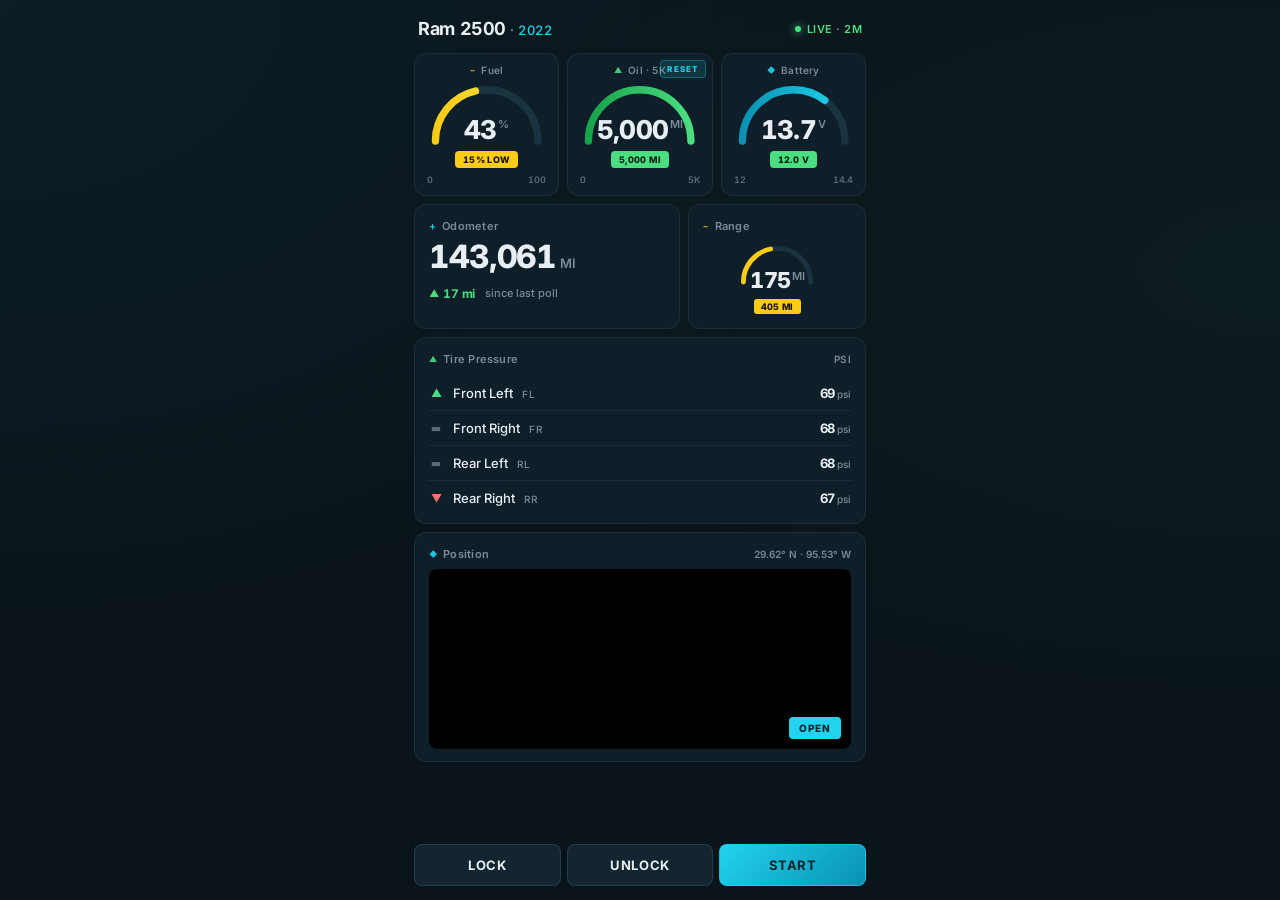
<file: dashboard/proto/7-analytics.html>
<!DOCTYPE html>
<html lang="en">
<head>
<meta charset="UTF-8">
<meta name="viewport" content="width=device-width, initial-scale=1.0, viewport-fit=cover">
<meta name="theme-color" content="#0a141a">
<title>Garage · Analytics</title>
<link rel="preconnect" href="https://fonts.googleapis.com">
<link rel="preconnect" href="https://fonts.gstatic.com" crossorigin>
<link href="https://fonts.googleapis.com/css2?family=Inter:wght@400;500;600;700;800&display=swap" rel="stylesheet">
<style>
  * { box-sizing: border-box; margin: 0; padding: 0; -webkit-tap-highlight-color: transparent; }
  :root {
    --bg: #0a141a;
    --bg-2: #0d1a22;
    --card: #0f1f29;
    --card-2: #122530;
    --line: rgba(255,255,255,0.06);
    --line-2: rgba(86, 178, 200, 0.18);
    --fg: #e8eef2;
    --dim: #7a8b95;
    --dim-2: #5a6b75;
    --teal: #22d3ee;
    --teal-deep: #0891b2;
    --green: #4ade80;
    --green-deep: #16a34a;
    --yellow: #facc15;
    --yellow-deep: #ca8a04;
    --red: #f87171;
  }
  body {
    font-family: 'Inter', system-ui, sans-serif;
    background:
      radial-gradient(ellipse at 0% 0%, rgba(34, 211, 238, 0.05) 0%, transparent 50%),
      radial-gradient(ellipse at 100% 30%, rgba(74, 222, 128, 0.04) 0%, transparent 50%),
      var(--bg);
    background-attachment: fixed;
    color: var(--fg);
    min-height: 100vh;
    padding: max(env(safe-area-inset-top), 18px) 14px max(env(safe-area-inset-bottom), 100px);
    max-width: 480px;
    margin: 0 auto;
    -webkit-font-smoothing: antialiased;
    font-feature-settings: 'tnum';
  }

  /* Top bar */
  .topbar {
    display: flex;
    justify-content: space-between;
    align-items: center;
    padding: 0 4px 14px;
  }
  .vname {
    font-size: 18px;
    font-weight: 700;
    letter-spacing: -0.02em;
  }
  .vname .y {
    color: var(--teal);
    font-weight: 500;
    font-size: 13px;
    margin-left: 4px;
    letter-spacing: 0.04em;
  }
  .live {
    font-size: 11px;
    color: var(--green);
    font-weight: 600;
    letter-spacing: 0.04em;
    display: inline-flex;
    align-items: center;
    gap: 6px;
  }
  .live::before {
    content: '';
    width: 6px; height: 6px;
    border-radius: 50%;
    background: var(--green);
    box-shadow: 0 0 8px var(--green);
  }

  /* Cards */
  .card {
    background: var(--card);
    border: 1px solid var(--line);
    border-radius: 12px;
    padding: 14px 14px 12px;
  }
  .card-head {
    display: flex;
    align-items: center;
    justify-content: space-between;
    margin-bottom: 8px;
  }
  .card-label {
    font-size: 11px;
    color: var(--dim);
    font-weight: 600;
    letter-spacing: 0.02em;
    display: inline-flex;
    align-items: center;
    gap: 6px;
  }
  .card-label::before {
    content: '◆';
    font-size: 8px;
    color: var(--teal);
    opacity: 0.9;
  }
  .card-label.up::before { content: '▲'; color: var(--green); }
  .card-label.add::before { content: '+'; color: var(--teal); font-size: 11px; }
  .card-label.osc::before { content: '~'; color: var(--yellow); }

  /* Hero row: 3 gauges side by side */
  .gauge-row {
    display: grid;
    grid-template-columns: 1fr 1fr 1fr;
    gap: 8px;
    margin-bottom: 8px;
  }
  .gauge-card {
    background: var(--card);
    border: 1px solid var(--line);
    border-radius: 12px;
    padding: 10px 8px 10px;
    position: relative;
    text-align: center;
  }
  .gauge-card .card-label {
    font-size: 10px;
    margin-bottom: 4px;
    justify-content: center;
    width: 100%;
    display: flex;
  }
  .gauge-svg {
    width: 100%;
    aspect-ratio: 2 / 1.15;
    display: block;
    margin: 0 auto;
  }
  .gauge-value {
    font-size: 26px;
    font-weight: 800;
    letter-spacing: -0.03em;
    line-height: 1;
    margin-top: -36px;
    position: relative;
    margin-bottom: 4px;
  }
  .gauge-value .u {
    font-size: 11px;
    color: var(--dim);
    font-weight: 600;
    margin-left: 2px;
    vertical-align: top;
    padding-top: 2px;
    display: inline-block;
    letter-spacing: 0;
  }
  .gauge-pill {
    display: inline-block;
    background: var(--yellow);
    color: #1a1305;
    font-size: 9px;
    font-weight: 800;
    padding: 3px 8px;
    border-radius: 4px;
    letter-spacing: 0.04em;
  }
  .gauge-pill.green { background: var(--green); color: #052010; }
  .gauge-pill.red { background: var(--red); color: #2a0508; }
  .gauge-axis {
    display: flex;
    justify-content: space-between;
    font-size: 9px;
    color: var(--dim-2);
    margin-top: 6px;
    padding: 0 4px;
    font-weight: 600;
  }
  .reset-chip {
    position: absolute;
    top: 6px; right: 6px;
    background: rgba(34, 211, 238, 0.12);
    border: 1px solid rgba(34, 211, 238, 0.3);
    color: var(--teal);
    font-family: inherit;
    font-size: 8px;
    font-weight: 800;
    letter-spacing: 0.16em;
    text-transform: uppercase;
    padding: 3px 6px;
    border-radius: 4px;
    cursor: pointer;
  }
  .reset-chip:active { background: rgba(34, 211, 238, 0.22); }

  /* Big stat cards row (Sales Today / MRR style) */
  .stats-row {
    display: grid;
    grid-template-columns: 1.5fr 1fr;
    gap: 8px;
    margin-bottom: 8px;
  }
  .stat-card {
    background: var(--card);
    border: 1px solid var(--line);
    border-radius: 12px;
    padding: 14px;
  }
  .stat-value {
    font-size: 32px;
    font-weight: 800;
    letter-spacing: -0.035em;
    line-height: 1;
    margin: 4px 0 8px;
  }
  .stat-value .u {
    font-size: 13px;
    color: var(--dim);
    font-weight: 600;
    margin-left: 4px;
    letter-spacing: 0;
  }
  .stat-trend {
    display: inline-flex;
    align-items: center;
    gap: 4px;
    color: var(--green);
    font-size: 12px;
    font-weight: 700;
    letter-spacing: -0.01em;
  }
  .stat-trend::before {
    content: '▲';
    font-size: 10px;
  }
  .stat-trend.amber {
    color: var(--yellow);
  }
  .stat-trend.amber::before { content: '●'; font-size: 9px; }
  .stat-sub {
    font-size: 11px;
    color: var(--dim);
    font-weight: 500;
    margin-left: 6px;
  }

  /* Mini sparkline range card */
  .mini-gauge {
    width: 80px; height: 50px;
    margin: 6px auto 0;
    display: block;
  }
  .mini-gauge-pill {
    display: inline-block;
    background: var(--yellow);
    color: #1a1305;
    font-size: 9px;
    font-weight: 800;
    padding: 2px 7px;
    border-radius: 3px;
    margin-top: 4px;
    letter-spacing: 0.04em;
  }

  /* Tire leaderboard */
  .tires-card {
    background: var(--card);
    border: 1px solid var(--line);
    border-radius: 12px;
    padding: 14px 14px 8px;
    margin-bottom: 8px;
  }
  .tires-card .card-head { margin-bottom: 10px; }
  .tire-row {
    display: grid;
    grid-template-columns: 14px 1fr auto;
    align-items: center;
    gap: 10px;
    padding: 9px 0;
    border-bottom: 1px solid var(--line);
    font-size: 13px;
  }
  .tire-row:last-child { border-bottom: none; }
  .tire-arrow.up { color: var(--green); }
  .tire-arrow.eq { color: var(--dim-2); }
  .tire-arrow.dn { color: var(--red); }
  .tire-arrow {
    font-size: 11px;
    text-align: center;
  }
  .tire-name {
    color: var(--fg);
    font-weight: 500;
  }
  .tire-name span {
    color: var(--dim);
    font-size: 10px;
    margin-left: 6px;
    font-weight: 500;
    text-transform: uppercase;
    letter-spacing: 0.1em;
  }
  .tire-psi {
    font-weight: 700;
    color: var(--fg);
    letter-spacing: -0.01em;
    font-feature-settings: 'tnum';
  }
  .tire-psi .u {
    font-size: 10px;
    color: var(--dim);
    font-weight: 500;
    margin-left: 2px;
  }

  /* Map card */
  .map-card {
    background: var(--card);
    border: 1px solid var(--line);
    border-radius: 12px;
    padding: 14px 14px 12px;
    margin-bottom: 8px;
  }
  .map-frame {
    height: 180px;
    border-radius: 8px;
    overflow: hidden;
    margin-top: 8px;
    position: relative;
    background: #000;
  }
  .map-frame iframe {
    width: 100%; height: 100%;
    border: 0;
    filter: brightness(0.85) saturate(0.85);
  }
  .map-link {
    position: absolute;
    bottom: 10px; right: 10px;
    background: var(--teal);
    color: #03252a;
    padding: 5px 10px;
    border-radius: 4px;
    font-size: 10px;
    font-weight: 800;
    text-decoration: none;
    text-transform: uppercase;
    letter-spacing: 0.08em;
  }

  /* Sticky commands */
  .commands {
    position: fixed;
    bottom: 0; left: 0; right: 0;
    padding: 10px 14px max(env(safe-area-inset-bottom), 14px);
    background: linear-gradient(180deg, transparent 0%, rgba(10,20,26,0.92) 40%, var(--bg) 100%);
    backdrop-filter: blur(14px);
    -webkit-backdrop-filter: blur(14px);
    display: grid;
    grid-template-columns: 1fr 1fr 1fr;
    gap: 6px;
    max-width: 480px;
    margin: 0 auto;
  }
  .cmd {
    background: var(--card-2);
    border: 1px solid var(--line-2);
    color: var(--fg);
    font-family: inherit;
    font-size: 13px;
    font-weight: 700;
    letter-spacing: 0.04em;
    text-transform: uppercase;
    padding: 12px 0;
    border-radius: 8px;
    cursor: pointer;
  }
  .cmd:active { background: #1a3340; transform: scale(0.97); }
  .cmd-primary {
    background: linear-gradient(135deg, var(--teal) 0%, var(--teal-deep) 100%);
    border-color: rgba(34,211,238,0.6);
    color: #03252a;
  }
</style>
</head>
<body>
  <div class="topbar">
    <span class="vname">Ram 2500<span class="y">· 2022</span></span>
    <span class="live">LIVE · 2M</span>
  </div>

  <!-- Three half-circle gauges -->
  <div class="gauge-row">
    <!-- Fuel: 43% of 100, target pill = 15% (low warning) -->
    <div class="gauge-card">
      <span class="card-label osc">Fuel</span>
      <svg class="gauge-svg" viewBox="0 0 100 60">
        <defs>
          <linearGradient id="gFuel" x1="0%" y1="0%" x2="100%" y2="0%">
            <stop offset="0%" stop-color="#facc15"/>
            <stop offset="100%" stop-color="#fde047"/>
          </linearGradient>
        </defs>
        <!-- track -->
        <path d="M 8 50 A 42 42 0 0 1 92 50" fill="none" stroke="#1a3340" stroke-width="6" stroke-linecap="round"/>
        <!-- fill 43% of 180° = 77° → arc length proportional -->
        <!-- arc length total = π·42 = 132. 43% = 56.7 -->
        <path d="M 8 50 A 42 42 0 0 1 92 50" fill="none" stroke="url(#gFuel)" stroke-width="6"
              stroke-linecap="round" stroke-dasharray="56.7 132" pathLength="132"/>
      </svg>
      <div class="gauge-value">43<span class="u">%</span></div>
      <span class="gauge-pill">15% LOW</span>
      <div class="gauge-axis"><span>0</span><span>100</span></div>
    </div>

    <!-- Oil life: 5000mi remaining -->
    <div class="gauge-card">
      <button class="reset-chip" id="resetOil">Reset</button>
      <span class="card-label up">Oil · 5K</span>
      <svg class="gauge-svg" viewBox="0 0 100 60">
        <defs>
          <linearGradient id="gOil" x1="0%" y1="0%" x2="100%" y2="0%">
            <stop offset="0%" stop-color="#16a34a"/>
            <stop offset="100%" stop-color="#4ade80"/>
          </linearGradient>
        </defs>
        <path d="M 8 50 A 42 42 0 0 1 92 50" fill="none" stroke="#1a3340" stroke-width="6" stroke-linecap="round"/>
        <!-- 100% fill -->
        <path d="M 8 50 A 42 42 0 0 1 92 50" fill="none" stroke="url(#gOil)" stroke-width="6"
              stroke-linecap="round" stroke-dasharray="132 132" pathLength="132"/>
      </svg>
      <div class="gauge-value">5,000<span class="u">MI</span></div>
      <span class="gauge-pill green">5,000 MI</span>
      <div class="gauge-axis"><span>0</span><span>5K</span></div>
    </div>

    <!-- Battery: 13.7V on 12-14.4V scale -->
    <div class="gauge-card">
      <span class="card-label">Battery</span>
      <svg class="gauge-svg" viewBox="0 0 100 60">
        <defs>
          <linearGradient id="gBatt" x1="0%" y1="0%" x2="100%" y2="0%">
            <stop offset="0%" stop-color="#0891b2"/>
            <stop offset="100%" stop-color="#22d3ee"/>
          </linearGradient>
        </defs>
        <path d="M 8 50 A 42 42 0 0 1 92 50" fill="none" stroke="#1a3340" stroke-width="6" stroke-linecap="round"/>
        <!-- (13.7-12)/(14.4-12) = 0.708 → 70.8% -->
        <path d="M 8 50 A 42 42 0 0 1 92 50" fill="none" stroke="url(#gBatt)" stroke-width="6"
              stroke-linecap="round" stroke-dasharray="93.5 132" pathLength="132"/>
      </svg>
      <div class="gauge-value">13.7<span class="u">V</span></div>
      <span class="gauge-pill green">12.0 V</span>
      <div class="gauge-axis"><span>12</span><span>14.4</span></div>
    </div>
  </div>

  <!-- Stats row: Odometer + Range mini-gauge -->
  <div class="stats-row">
    <div class="stat-card">
      <div class="card-head">
        <span class="card-label add">Odometer</span>
      </div>
      <div class="stat-value">143,061<span class="u">MI</span></div>
      <div>
        <span class="stat-trend">17 mi</span>
        <span class="stat-sub">since last poll</span>
      </div>
    </div>

    <div class="stat-card" style="text-align:center;">
      <div class="card-head" style="justify-content: flex-start;">
        <span class="card-label osc">Range</span>
      </div>
      <svg class="mini-gauge" viewBox="0 0 100 60">
        <path d="M 8 50 A 42 42 0 0 1 92 50" fill="none" stroke="#1a3340" stroke-width="6" stroke-linecap="round"/>
        <path d="M 8 50 A 42 42 0 0 1 92 50" fill="none" stroke="#facc15" stroke-width="6"
              stroke-linecap="round" stroke-dasharray="58 132" pathLength="132"/>
      </svg>
      <div style="font-size: 22px; font-weight: 800; letter-spacing: -0.025em; margin-top: -22px; line-height: 1;">175<span style="font-size:11px; color:var(--dim); font-weight:600; margin-left:2px; vertical-align:top; padding-top:2px; display:inline-block;">MI</span></div>
      <div class="mini-gauge-pill" style="margin-top: 8px;">405 MI</div>
    </div>
  </div>

  <!-- Tire pressure leaderboard -->
  <div class="tires-card">
    <div class="card-head">
      <span class="card-label up">Tire Pressure</span>
      <span style="font-size:10px;color:var(--dim);font-weight:600;letter-spacing:0.04em;">PSI</span>
    </div>
    <div class="tire-row">
      <span class="tire-arrow up">▲</span>
      <span class="tire-name">Front Left <span>FL</span></span>
      <span class="tire-psi">69<span class="u">psi</span></span>
    </div>
    <div class="tire-row">
      <span class="tire-arrow eq">▬</span>
      <span class="tire-name">Front Right <span>FR</span></span>
      <span class="tire-psi">68<span class="u">psi</span></span>
    </div>
    <div class="tire-row">
      <span class="tire-arrow eq">▬</span>
      <span class="tire-name">Rear Left <span>RL</span></span>
      <span class="tire-psi">68<span class="u">psi</span></span>
    </div>
    <div class="tire-row">
      <span class="tire-arrow dn">▼</span>
      <span class="tire-name">Rear Right <span>RR</span></span>
      <span class="tire-psi">67<span class="u">psi</span></span>
    </div>
  </div>

  <!-- Map card -->
  <div class="map-card">
    <div class="card-head">
      <span class="card-label">Position</span>
      <span style="font-size:10px;color:var(--dim);font-weight:600;font-feature-settings:'tnum';">29.62° N · 95.53° W</span>
    </div>
    <div class="map-frame">
      <iframe loading="lazy" src="https://maps.google.com/maps?q=29.620816,-95.527005&z=14&output=embed"></iframe>
      <a class="map-link" target="_blank" href="https://www.google.com/maps?q=29.620816,-95.527005">Open</a>
    </div>
  </div>

  <div class="commands">
    <button class="cmd">Lock</button>
    <button class="cmd">Unlock</button>
    <button class="cmd cmd-primary">Start</button>
  </div>
</body>
</html>
</file>
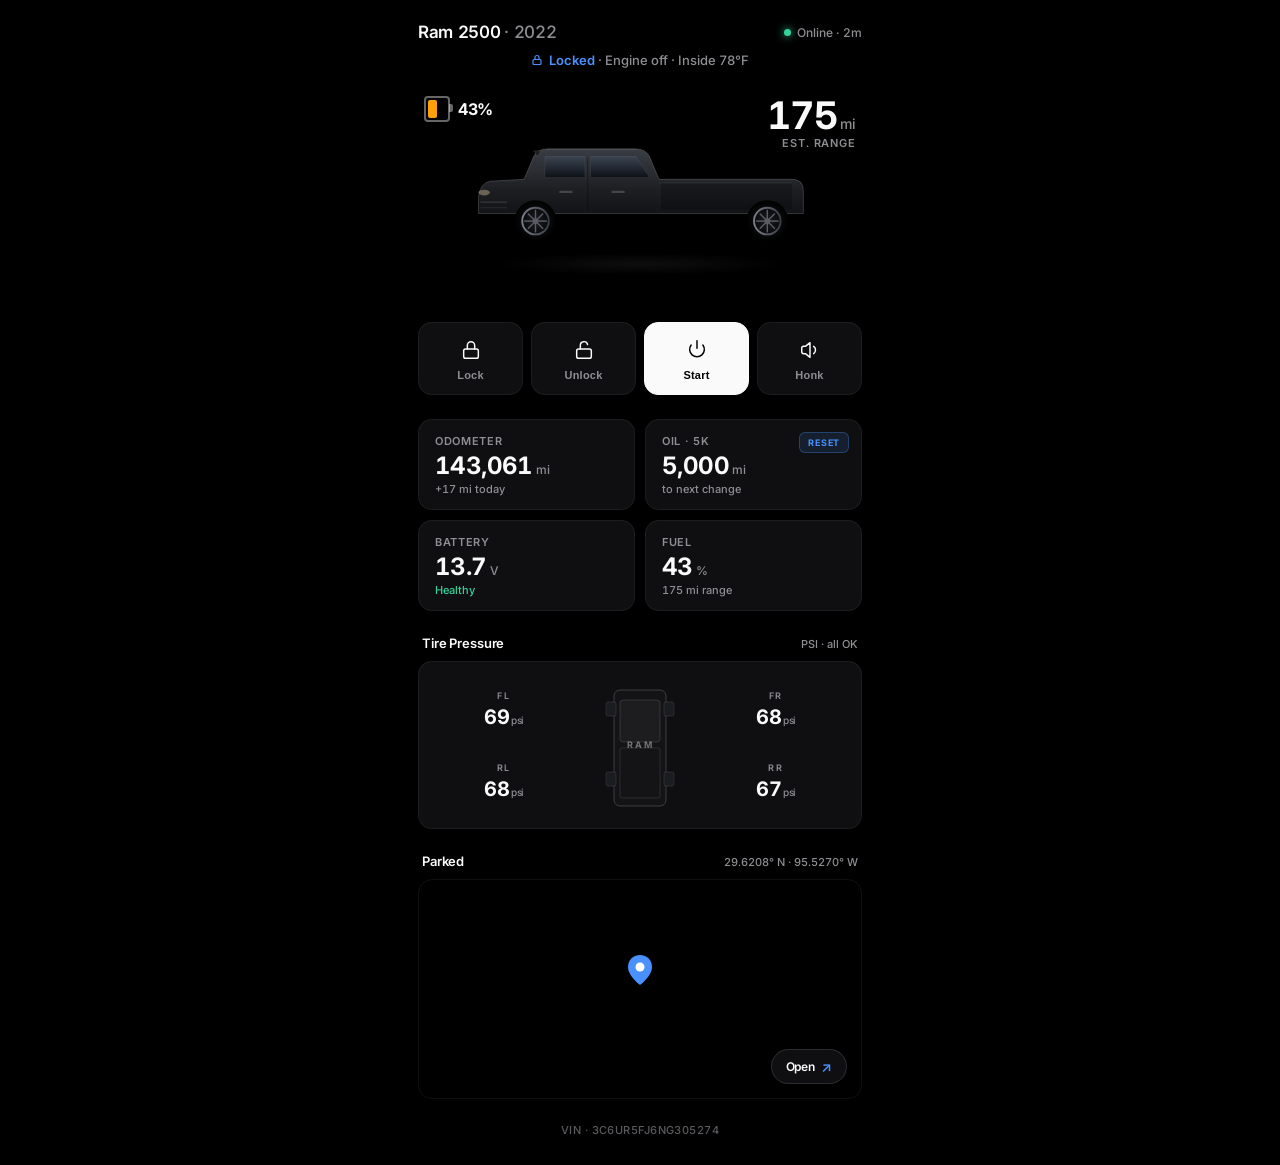
<file: dashboard/proto/8-tesla.html>
<!DOCTYPE html>
<html lang="en">
<head>
<meta charset="UTF-8">
<meta name="viewport" content="width=device-width, initial-scale=1.0, viewport-fit=cover">
<meta name="theme-color" content="#000000">
<title>Garage · Tesla-style</title>
<link rel="preconnect" href="https://fonts.googleapis.com">
<link rel="preconnect" href="https://fonts.gstatic.com" crossorigin>
<link href="https://fonts.googleapis.com/css2?family=Inter:wght@400;500;600;700;800&display=swap" rel="stylesheet">
<style>
  * { box-sizing: border-box; margin: 0; padding: 0; -webkit-tap-highlight-color: transparent; }
  :root {
    --bg: #000;
    --bg-2: #0a0a0c;
    --card: #0f0f12;
    --card-2: #16161a;
    --line: rgba(255, 255, 255, 0.06);
    --line-2: rgba(255, 255, 255, 0.12);
    --fg: #fafafa;
    --dim: #8e8e93;
    --dim-2: #5a5a5f;
    --tesla-blue: #4a90ff;
    --tesla-red: #ff3b30;
    --good: #34d399;
    --warn: #ff9f0a;
  }
  body {
    font-family: 'Inter', -apple-system, system-ui, sans-serif;
    background: var(--bg);
    color: var(--fg);
    min-height: 100vh;
    padding: max(env(safe-area-inset-top), 22px) 18px max(env(safe-area-inset-bottom), 28px);
    max-width: 480px;
    margin: 0 auto;
    -webkit-font-smoothing: antialiased;
    font-feature-settings: 'tnum';
  }

  /* Top status bar */
  .topbar {
    display: flex;
    justify-content: space-between;
    align-items: center;
    margin-bottom: 6px;
  }
  .vname {
    font-size: 17px;
    font-weight: 600;
    letter-spacing: -0.02em;
  }
  .vname .y { color: var(--dim); font-weight: 500; margin-left: 4px; }
  .live {
    font-size: 12px;
    color: var(--dim);
    font-weight: 500;
    display: inline-flex;
    align-items: center;
    gap: 6px;
  }
  .live::before {
    content: '';
    width: 7px; height: 7px;
    border-radius: 50%;
    background: var(--good);
    box-shadow: 0 0 8px var(--good);
  }

  /* Sub-status */
  .substatus {
    text-align: center;
    padding: 4px 0 8px;
    font-size: 13px;
    color: var(--dim);
    font-weight: 500;
  }
  .substatus .lock {
    color: var(--tesla-blue);
    font-weight: 600;
  }
  .substatus .lock svg {
    width: 12px; height: 12px;
    vertical-align: -1px;
    margin-right: 3px;
  }

  /* Vehicle hero */
  .hero {
    height: 220px;
    margin: 8px 0 0;
    position: relative;
    display: flex;
    align-items: center;
    justify-content: center;
  }
  .hero::before {
    /* ground reflection */
    content: '';
    position: absolute;
    bottom: 28px;
    left: 50%;
    transform: translateX(-50%);
    width: 320px; height: 24px;
    background: radial-gradient(ellipse, rgba(255,255,255,0.06) 0%, transparent 70%);
    pointer-events: none;
  }
  .truck-svg {
    width: 100%;
    max-width: 380px;
    height: auto;
    filter: drop-shadow(0 12px 24px rgba(0,0,0,0.6));
  }

  /* Hero range badge — top-right of hero */
  .hero-range {
    position: absolute;
    top: 12px;
    right: 6px;
    text-align: right;
  }
  .hero-range-num {
    font-size: 38px;
    font-weight: 700;
    letter-spacing: -0.04em;
    line-height: 1;
  }
  .hero-range-num .u {
    font-size: 14px;
    color: var(--dim);
    font-weight: 500;
    margin-left: 3px;
    letter-spacing: 0;
  }
  .hero-range-label {
    font-size: 11px;
    color: var(--dim);
    text-transform: uppercase;
    letter-spacing: 0.08em;
    font-weight: 600;
    margin-top: 2px;
  }

  .hero-fuel {
    position: absolute;
    top: 12px;
    left: 6px;
    display: flex;
    align-items: center;
    gap: 8px;
  }
  .fuel-icon {
    width: 26px; height: 26px;
    border: 2px solid rgba(255,255,255,0.4);
    border-radius: 4px;
    position: relative;
  }
  .fuel-icon::after {
    content: '';
    position: absolute;
    top: 2px; left: 2px; bottom: 2px;
    width: 43%;
    background: var(--warn);
    border-radius: 2px;
  }
  .fuel-icon::before {
    content: '';
    position: absolute;
    right: -5px; top: 6px;
    width: 4px; height: 8px;
    background: rgba(255,255,255,0.4);
    border-radius: 0 2px 2px 0;
  }
  .fuel-pct {
    font-size: 16px;
    font-weight: 700;
    letter-spacing: -0.02em;
  }

  /* Quick action row */
  .actions {
    display: grid;
    grid-template-columns: repeat(4, 1fr);
    gap: 8px;
    margin: 18px 0 24px;
  }
  .action {
    background: var(--card);
    border: 1px solid var(--line);
    border-radius: 14px;
    padding: 16px 0 12px;
    cursor: pointer;
    text-align: center;
    transition: transform 0.1s;
  }
  .action:active { transform: scale(0.95); background: var(--card-2); }
  .action svg {
    width: 22px; height: 22px;
    margin: 0 auto 6px;
    display: block;
    stroke: var(--fg);
    stroke-width: 1.6;
    fill: none;
    stroke-linecap: round;
    stroke-linejoin: round;
  }
  .action-label {
    font-size: 11px;
    font-weight: 600;
    color: var(--dim);
    letter-spacing: 0.02em;
  }
  .action.primary {
    background: var(--fg);
    border-color: var(--fg);
  }
  .action.primary svg { stroke: var(--bg); }
  .action.primary .action-label { color: var(--bg); }
  .action.primary:active { background: #d4d4d4; }
  .action.danger svg { stroke: var(--tesla-red); }
  .action.danger .action-label { color: var(--tesla-red); }

  /* Stats grid */
  .stats {
    display: grid;
    grid-template-columns: 1fr 1fr;
    gap: 10px;
    margin-bottom: 24px;
  }
  .stat {
    background: var(--card);
    border: 1px solid var(--line);
    border-radius: 14px;
    padding: 14px 16px 13px;
    position: relative;
  }
  .stat-label {
    font-size: 11px;
    color: var(--dim);
    font-weight: 600;
    letter-spacing: 0.06em;
    text-transform: uppercase;
    margin-bottom: 6px;
  }
  .stat-value {
    font-size: 24px;
    font-weight: 700;
    letter-spacing: -0.025em;
    line-height: 1;
  }
  .stat-value .u {
    font-size: 12px;
    color: var(--dim);
    font-weight: 500;
    margin-left: 3px;
    letter-spacing: 0;
  }
  .stat-sub {
    font-size: 11px;
    color: var(--dim);
    margin-top: 4px;
    font-weight: 500;
  }
  .stat-reset {
    position: absolute;
    top: 12px; right: 12px;
    background: rgba(74, 144, 255, 0.12);
    border: 1px solid rgba(74, 144, 255, 0.3);
    color: var(--tesla-blue);
    font-family: inherit;
    font-size: 9px;
    font-weight: 700;
    letter-spacing: 0.08em;
    text-transform: uppercase;
    padding: 4px 8px;
    border-radius: 6px;
    cursor: pointer;
  }
  .stat-reset:active { background: rgba(74, 144, 255, 0.22); }

  /* Section header */
  .section-h {
    display: flex;
    justify-content: space-between;
    align-items: baseline;
    margin: 0 4px 10px;
  }
  .section-h h2 {
    font-size: 13px;
    font-weight: 600;
    color: var(--fg);
    letter-spacing: -0.01em;
  }
  .section-h-sub {
    font-size: 11px;
    color: var(--dim);
    font-weight: 500;
  }

  /* Tire pressure: top-down view */
  .tires-card {
    background: var(--card);
    border: 1px solid var(--line);
    border-radius: 14px;
    padding: 18px 14px;
    margin-bottom: 24px;
  }
  .tires-topdown {
    display: grid;
    grid-template-columns: 1fr 90px 1fr;
    grid-template-rows: 1fr 1fr;
    gap: 14px 20px;
    align-items: center;
    justify-items: center;
  }
  .topdown-svg {
    grid-row: 1 / 3;
    grid-column: 2;
    width: 80px;
    height: 130px;
  }
  .tire-cell {
    text-align: center;
  }
  .tire-pos {
    font-size: 9px;
    color: var(--dim);
    font-weight: 600;
    letter-spacing: 0.18em;
    text-transform: uppercase;
    margin-bottom: 4px;
  }
  .tire-val {
    font-size: 20px;
    font-weight: 700;
    letter-spacing: -0.02em;
  }
  .tire-val .u {
    font-size: 10px;
    color: var(--dim);
    font-weight: 500;
    margin-left: 2px;
  }

  /* Map */
  .map-card {
    border-radius: 14px;
    overflow: hidden;
    border: 1px solid var(--line);
    height: 220px;
    position: relative;
    margin-bottom: 24px;
  }
  .map-card iframe {
    width: 100%; height: 100%;
    border: 0;
    filter: invert(0.94) hue-rotate(180deg) saturate(0.4) brightness(0.95);
  }
  .map-pin {
    position: absolute;
    top: 50%; left: 50%;
    transform: translate(-50%, -100%);
    pointer-events: none;
  }
  .map-pin svg {
    width: 30px; height: 30px;
    filter: drop-shadow(0 2px 6px rgba(0,0,0,0.6));
  }
  .map-link {
    position: absolute;
    bottom: 14px; right: 14px;
    background: var(--card);
    border: 1px solid var(--line-2);
    backdrop-filter: blur(10px);
    color: var(--fg);
    padding: 8px 14px;
    border-radius: 100px;
    font-size: 12px;
    font-weight: 600;
    text-decoration: none;
    letter-spacing: -0.01em;
    display: inline-flex;
    align-items: center;
    gap: 6px;
  }
  .map-link::after {
    content: '↗';
    font-size: 14px;
    color: var(--tesla-blue);
  }

  /* Footer */
  .foot {
    text-align: center;
    color: var(--dim-2);
    font-size: 11px;
    margin-top: 4px;
    letter-spacing: 0.04em;
    font-weight: 500;
  }
</style>
</head>
<body>
  <div class="topbar">
    <span class="vname">Ram 2500<span class="y">· 2022</span></span>
    <span class="live">Online · 2m</span>
  </div>

  <div class="substatus">
    <span class="lock">
      <svg viewBox="0 0 24 24" fill="none" stroke="currentColor" stroke-width="2.4" stroke-linecap="round"><rect x="4" y="11" width="16" height="10" rx="2"/><path d="M8 11V7a4 4 0 0 1 8 0v4"/></svg>
      Locked
    </span>
    · Engine off · Inside 78°F
  </div>

  <div class="hero">
    <div class="hero-fuel">
      <div class="fuel-icon"></div>
      <span class="fuel-pct">43%</span>
    </div>
    <div class="hero-range">
      <div class="hero-range-num">175<span class="u">mi</span></div>
      <div class="hero-range-label">Est. Range</div>
    </div>

    <!-- Side-view crew-cab pickup truck silhouette -->
    <svg class="truck-svg" viewBox="0 0 400 180" fill="none">
      <defs>
        <linearGradient id="bodyGr" x1="0%" y1="0%" x2="0%" y2="100%">
          <stop offset="0%" stop-color="#3a3d44"/>
          <stop offset="50%" stop-color="#1c1e22"/>
          <stop offset="100%" stop-color="#0a0b0d"/>
        </linearGradient>
        <linearGradient id="windowGr" x1="0%" y1="0%" x2="0%" y2="100%">
          <stop offset="0%" stop-color="#3b4452"/>
          <stop offset="100%" stop-color="#0d1117"/>
        </linearGradient>
        <radialGradient id="wheelGr" cx="50%" cy="50%">
          <stop offset="0%" stop-color="#1a1c20"/>
          <stop offset="60%" stop-color="#0a0b0d"/>
          <stop offset="100%" stop-color="#000"/>
        </radialGradient>
        <linearGradient id="rimGr" cx="50%" cy="50%">
          <stop offset="0%" stop-color="#7a7e88"/>
          <stop offset="100%" stop-color="#3a3d44"/>
        </linearGradient>
      </defs>

      <!-- Body main: cab + bed in one outline -->
      <!-- Hood (left) → Cab (middle, taller) → Bed (right) -->
      <path d="
        M 30 110
        L 30 92
        Q 32 78 42 76
        L 78 74
        L 88 50
        Q 92 42 102 42
        L 196 42
        Q 206 42 210 50
        L 220 74
        L 360 74
        Q 372 74 372 86
        L 372 110
        L 354 110
        Q 354 130 334 130
        Q 314 130 314 110
        L 110 110
        Q 110 130 90 130
        Q 70 130 70 110
        Z
      " fill="url(#bodyGr)" stroke="rgba(255,255,255,0.18)" stroke-width="1"/>

      <!-- Cab windows -->
      <!-- Driver door window -->
      <path d="M 100 50 L 142 50 L 142 72 L 100 72 Z" fill="url(#windowGr)" stroke="rgba(255,255,255,0.10)" stroke-width="0.6"/>
      <!-- Rear cab window -->
      <path d="M 148 50 L 196 50 L 210 72 L 148 72 Z" fill="url(#windowGr)" stroke="rgba(255,255,255,0.10)" stroke-width="0.6"/>
      <!-- Door seam between front/rear -->
      <line x1="145" y1="52" x2="145" y2="108" stroke="rgba(0,0,0,0.5)" stroke-width="0.8"/>

      <!-- Bed top rail -->
      <line x1="220" y1="78" x2="360" y2="78" stroke="rgba(255,255,255,0.08)" stroke-width="1"/>
      <!-- Bed wall -->
      <rect x="222" y="78" width="138" height="28" fill="rgba(0,0,0,0.25)"/>

      <!-- Front grille hint -->
      <line x1="32" y1="98" x2="60" y2="98" stroke="rgba(255,255,255,0.18)" stroke-width="1"/>
      <line x1="32" y1="104" x2="60" y2="104" stroke="rgba(255,255,255,0.12)" stroke-width="0.8"/>

      <!-- Headlight -->
      <ellipse cx="36" cy="88" rx="6" ry="3" fill="rgba(255,225,180,0.35)"/>

      <!-- Side mirror -->
      <path d="M 92 50 L 88 44 L 96 44 Z" fill="#1c1e22" stroke="rgba(255,255,255,0.15)" stroke-width="0.6"/>

      <!-- Door handles -->
      <rect x="115" y="86" width="14" height="2.5" rx="1" fill="rgba(255,255,255,0.18)"/>
      <rect x="170" y="86" width="14" height="2.5" rx="1" fill="rgba(255,255,255,0.18)"/>

      <!-- Front wheel -->
      <circle cx="90" cy="118" r="22" fill="url(#wheelGr)"/>
      <circle cx="90" cy="118" r="14" fill="none" stroke="url(#rimGr)" stroke-width="2"/>
      <circle cx="90" cy="118" r="3" fill="#5a5d65"/>
      <!-- Spokes -->
      <line x1="90" y1="106" x2="90" y2="130" stroke="#5a5d65" stroke-width="1.5"/>
      <line x1="78" y1="118" x2="102" y2="118" stroke="#5a5d65" stroke-width="1.5"/>
      <line x1="82" y1="110" x2="98" y2="126" stroke="#5a5d65" stroke-width="1.5"/>
      <line x1="98" y1="110" x2="82" y2="126" stroke="#5a5d65" stroke-width="1.5"/>

      <!-- Rear wheel -->
      <circle cx="334" cy="118" r="22" fill="url(#wheelGr)"/>
      <circle cx="334" cy="118" r="14" fill="none" stroke="url(#rimGr)" stroke-width="2"/>
      <circle cx="334" cy="118" r="3" fill="#5a5d65"/>
      <line x1="334" y1="106" x2="334" y2="130" stroke="#5a5d65" stroke-width="1.5"/>
      <line x1="322" y1="118" x2="346" y2="118" stroke="#5a5d65" stroke-width="1.5"/>
      <line x1="326" y1="110" x2="342" y2="126" stroke="#5a5d65" stroke-width="1.5"/>
      <line x1="342" y1="110" x2="326" y2="126" stroke="#5a5d65" stroke-width="1.5"/>

      <!-- Top edge subtle highlight -->
      <path d="M 102 42 L 196 42" stroke="rgba(255,255,255,0.18)" stroke-width="0.6"/>
    </svg>
  </div>

  <div class="actions">
    <button class="action" aria-label="Lock">
      <svg viewBox="0 0 24 24"><rect x="4" y="11" width="16" height="10" rx="2"/><path d="M8 11V7a4 4 0 0 1 8 0v4"/></svg>
      <span class="action-label">Lock</span>
    </button>
    <button class="action" aria-label="Unlock">
      <svg viewBox="0 0 24 24"><rect x="4" y="11" width="16" height="10" rx="2"/><path d="M8 11V7a4 4 0 0 1 7.9-1"/></svg>
      <span class="action-label">Unlock</span>
    </button>
    <button class="action primary" aria-label="Start">
      <svg viewBox="0 0 24 24"><path d="M12 2v8"/><path d="M5.6 6.6a8 8 0 1 0 12.8 0"/></svg>
      <span class="action-label">Start</span>
    </button>
    <button class="action" aria-label="Honk">
      <svg viewBox="0 0 24 24"><path d="M3 10v4a2 2 0 0 0 2 2h2l5 4V4L7 8H5a2 2 0 0 0-2 2z"/><path d="M16 8a5 5 0 0 1 0 8"/></svg>
      <span class="action-label">Honk</span>
    </button>
  </div>

  <div class="stats">
    <div class="stat">
      <div class="stat-label">Odometer</div>
      <div class="stat-value">143,061<span class="u">mi</span></div>
      <div class="stat-sub">+17 mi today</div>
    </div>
    <div class="stat">
      <button class="stat-reset" id="resetOil">Reset</button>
      <div class="stat-label">Oil · 5K</div>
      <div class="stat-value">5,000<span class="u">mi</span></div>
      <div class="stat-sub">to next change</div>
    </div>
    <div class="stat">
      <div class="stat-label">Battery</div>
      <div class="stat-value">13.7<span class="u">V</span></div>
      <div class="stat-sub" style="color:var(--good)">Healthy</div>
    </div>
    <div class="stat">
      <div class="stat-label">Fuel</div>
      <div class="stat-value">43<span class="u">%</span></div>
      <div class="stat-sub">175 mi range</div>
    </div>
  </div>

  <!-- Tires top-down -->
  <div class="section-h"><h2>Tire Pressure</h2><span class="section-h-sub">PSI · all OK</span></div>
  <div class="tires-card">
    <div class="tires-topdown">
      <div class="tire-cell">
        <div class="tire-pos">FL</div>
        <div class="tire-val">69<span class="u">psi</span></div>
      </div>
      <svg class="topdown-svg" viewBox="0 0 80 130" fill="none">
        <!-- Truck top-down outline -->
        <rect x="14" y="10" width="52" height="116" rx="6" stroke="rgba(255,255,255,0.18)" stroke-width="1" fill="rgba(255,255,255,0.02)"/>
        <!-- Cab section -->
        <rect x="20" y="20" width="40" height="42" rx="3" stroke="rgba(255,255,255,0.12)" fill="rgba(255,255,255,0.04)"/>
        <!-- Bed section -->
        <rect x="20" y="68" width="40" height="50" rx="2" stroke="rgba(255,255,255,0.10)" fill="none"/>
        <!-- Wheels (small rectangles at 4 corners) -->
        <rect x="6" y="22" width="10" height="14" rx="2" fill="#1a1c20" stroke="rgba(255,255,255,0.2)" stroke-width="0.5"/>
        <rect x="64" y="22" width="10" height="14" rx="2" fill="#1a1c20" stroke="rgba(255,255,255,0.2)" stroke-width="0.5"/>
        <rect x="6" y="92" width="10" height="14" rx="2" fill="#1a1c20" stroke="rgba(255,255,255,0.2)" stroke-width="0.5"/>
        <rect x="64" y="92" width="10" height="14" rx="2" fill="#1a1c20" stroke="rgba(255,255,255,0.2)" stroke-width="0.5"/>
        <text x="40" y="68" text-anchor="middle" font-family="Inter" font-size="9" font-weight="700" fill="rgba(255,255,255,0.4)" letter-spacing="2">RAM</text>
      </svg>
      <div class="tire-cell">
        <div class="tire-pos">FR</div>
        <div class="tire-val">68<span class="u">psi</span></div>
      </div>
      <div class="tire-cell">
        <div class="tire-pos">RL</div>
        <div class="tire-val">68<span class="u">psi</span></div>
      </div>
      <div class="tire-cell">
        <div class="tire-pos">RR</div>
        <div class="tire-val">67<span class="u">psi</span></div>
      </div>
    </div>
  </div>

  <!-- Map -->
  <div class="section-h"><h2>Parked</h2><span class="section-h-sub">29.6208° N · 95.5270° W</span></div>
  <div class="map-card">
    <iframe loading="lazy" src="https://maps.google.com/maps?q=29.620816,-95.527005&z=15&output=embed"></iframe>
    <div class="map-pin">
      <svg viewBox="0 0 24 30" fill="none">
        <path d="M12 0 C5 0 0 5 0 12 C0 21 12 30 12 30 C12 30 24 21 24 12 C24 5 19 0 12 0 Z" fill="#4a90ff"/>
        <circle cx="12" cy="12" r="4.5" fill="#fff"/>
      </svg>
    </div>
    <a class="map-link" target="_blank" href="https://www.google.com/maps?q=29.620816,-95.527005">Open</a>
  </div>

  <div class="foot">VIN · 3C6UR5FJ6NG305274</div>
</body>
</html>
</file>
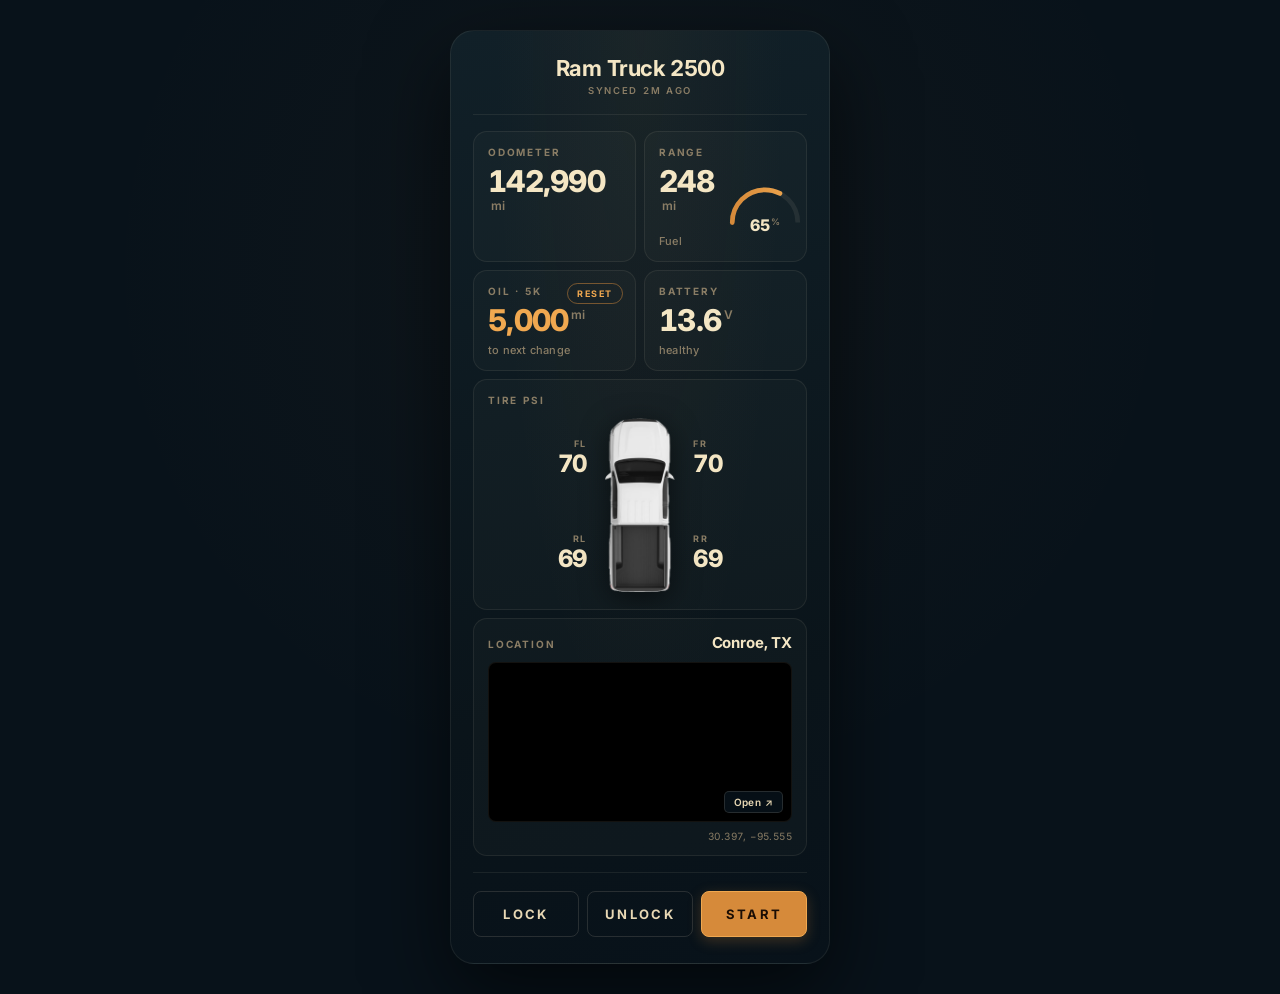
<file: dashboard/proto/9-card.html>
<!DOCTYPE html>
<html lang="en">
<head>
<meta charset="UTF-8">
<meta name="viewport" content="width=device-width, initial-scale=1.0, viewport-fit=cover">
<meta name="theme-color" content="#0a141a">
<title>Ram Truck 2500</title>
<link rel="preconnect" href="https://fonts.googleapis.com">
<link rel="preconnect" href="https://fonts.gstatic.com" crossorigin>
<link href="https://fonts.googleapis.com/css2?family=Inter:wght@400;500;600;700;800&display=swap" rel="stylesheet">
<style>
  * { box-sizing: border-box; margin: 0; padding: 0; -webkit-tap-highlight-color: transparent; }
  :root {
    --bg: #08121a;
    --card: #0e1c24;
    --tile: rgba(232, 220, 196, 0.025);
    --tile-2: rgba(232, 220, 196, 0.04);
    --line: rgba(232, 220, 196, 0.08);
    --line-2: rgba(232, 220, 196, 0.14);
    --cream: #e8d8b4;
    --cream-2: #f4e6c4;
    --dim: #8a7d65;
    --amber: #d68a3a;
    --amber-2: #f0a850;
    --sans: 'Inter', -apple-system, system-ui, sans-serif;
  }
  body {
    font-family: var(--sans);
    background:
      radial-gradient(ellipse at 50% 30%, rgba(214, 138, 58, 0.04) 0%, transparent 60%),
      var(--bg);
    background-attachment: fixed;
    color: var(--cream);
    min-height: 100vh;
    padding: max(env(safe-area-inset-top), 30px) 18px max(env(safe-area-inset-bottom), 30px);
    -webkit-font-smoothing: antialiased;
    font-feature-settings: 'tnum';
  }

  /* The whole dashboard is one big card */
  .card {
    max-width: 380px;
    margin: 0 auto;
    background:
      radial-gradient(ellipse at 50% 0%, rgba(214, 138, 58, 0.05) 0%, transparent 55%),
      linear-gradient(170deg, #112028 0%, #0a141a 70%, #08121a 100%);
    border: 1px solid var(--line);
    border-radius: 24px;
    padding: 26px 22px;
    box-shadow: 0 30px 80px rgba(0, 0, 0, 0.6);
  }

  /* Header */
  .header {
    text-align: center;
    padding-bottom: 18px;
    border-bottom: 1px solid var(--line);
    margin-bottom: 16px;
  }
  .title {
    font-family: var(--sans);
    font-size: 22px;
    font-weight: 700;
    letter-spacing: -0.02em;
    color: var(--cream-2);
    line-height: 1;
    margin-bottom: 6px;
  }
  .sync {
    font-family: var(--sans);
    font-size: 9.5px;
    font-weight: 600;
    color: var(--dim);
    letter-spacing: 0.18em;
    text-transform: uppercase;
  }

  /* Grid of tiles */
  .grid {
    display: grid;
    grid-template-columns: 1fr 1fr;
    gap: 8px;
  }
  .tile {
    background: var(--tile);
    border: 1px solid var(--line);
    border-radius: 14px;
    padding: 14px 14px 13px;
    position: relative;
    overflow: hidden;
  }
  .tile-wide { grid-column: span 2; }
  .tile-label {
    font-family: var(--sans);
    font-size: 10px;
    color: var(--dim);
    text-transform: uppercase;
    letter-spacing: 0.18em;
    font-weight: 700;
    margin-bottom: 8px;
  }
  .tile-value {
    font-family: var(--sans);
    font-size: 30px;
    font-weight: 800;
    line-height: 1;
    color: var(--cream-2);
    letter-spacing: -0.025em;
  }
  .tile-value.amber { color: var(--amber-2); }
  .tile-value .u {
    font-size: 12px;
    color: var(--dim);
    font-weight: 600;
    letter-spacing: 0;
    margin-left: 3px;
    vertical-align: top;
    padding-top: 4px;
    display: inline-block;
  }
  .tile-sub {
    font-family: var(--sans);
    font-size: 11px;
    color: var(--dim);
    margin-top: 8px;
    font-weight: 500;
    letter-spacing: 0.02em;
  }
  .tile-sub.warn {
    color: var(--amber);
    font-weight: 600;
  }

  /* Half-round fuel gauge inside Range tile */
  .range-row {
    display: flex;
    align-items: center;
    justify-content: space-between;
    gap: 12px;
  }
  .range-text { flex: 1; }
  .fuel-arc {
    width: 78px;
    height: 56px;
    flex-shrink: 0;
    position: relative;
  }
  .fuel-arc svg {
    width: 100%;
    height: 100%;
    display: block;
  }
  .fuel-arc-track  { stroke: rgba(232, 220, 196, 0.08); }
  .fuel-arc-fill   { stroke: url(#fuelArcGr); stroke-linecap: round; }
  .fuel-arc-pct {
    position: absolute;
    left: 0; right: 0;
    bottom: 2px;
    text-align: center;
    font-family: var(--sans);
    font-size: 16px;
    font-weight: 800;
    color: var(--cream-2);
    letter-spacing: -0.02em;
    line-height: 1;
  }
  .fuel-arc-pct .u {
    font-size: 9px;
    color: var(--dim);
    font-weight: 600;
    margin-left: 1px;
    vertical-align: top;
  }

  /* Reset pill */
  .reset {
    position: absolute;
    top: 12px; right: 12px;
    background: transparent;
    border: 1px solid rgba(214, 138, 58, 0.5);
    color: var(--amber-2);
    font-family: var(--sans);
    font-size: 9px;
    font-weight: 700;
    letter-spacing: 0.18em;
    text-transform: uppercase;
    padding: 4px 9px;
    border-radius: 100px;
    cursor: pointer;
  }
  .reset:active { background: rgba(214, 138, 58, 0.12); }

  /* Tire layout — 4 corners with truck photo in the middle */
  .tires-corners {
    display: grid;
    grid-template-columns: 1fr 70px 1fr;
    grid-template-rows: 1fr 1fr;
    gap: 16px 18px;
    align-items: center;
    margin-top: 8px;
    padding: 4px 0;
  }
  .truck-photo {
    grid-row: 1 / 3;
    grid-column: 2;
    width: 70px;
    height: auto;
    aspect-ratio: 150 / 372;
    object-fit: contain;
    display: block;
    margin: 0 auto;
    filter: drop-shadow(0 6px 14px rgba(0, 0, 0, 0.55));
  }
  .tire-cell {
    text-align: center;
  }
  .tire-cell.tl, .tire-cell.bl { text-align: right; }
  .tire-cell.tr, .tire-cell.br { text-align: left; }
  .tire-pos {
    display: block;
    font-family: var(--sans);
    font-size: 9px;
    color: var(--dim);
    text-transform: uppercase;
    letter-spacing: 0.18em;
    font-weight: 700;
    margin-bottom: 3px;
  }
  .tire-num {
    font-family: var(--sans);
    font-size: 24px;
    font-weight: 800;
    color: var(--cream-2);
    line-height: 1;
    letter-spacing: -0.02em;
  }
  .tire-num .u {
    font-size: 10px;
    color: var(--dim);
    font-weight: 600;
    margin-left: 2px;
    letter-spacing: 0;
  }

  /* Location tile — full-width with map */
  .loc-head {
    display: flex;
    justify-content: space-between;
    align-items: baseline;
    margin-bottom: 10px;
  }
  .loc-place {
    font-family: var(--sans);
    font-weight: 700;
    font-size: 15px;
    color: var(--cream-2);
    letter-spacing: -0.01em;
  }
  .loc-map {
    height: 160px;
    border-radius: 8px;
    overflow: hidden;
    border: 1px solid var(--line);
    position: relative;
    background: #000;
  }
  .loc-map iframe {
    width: 100%;
    height: 100%;
    border: 0;
    filter: invert(0.92) hue-rotate(180deg) saturate(0.5) brightness(0.95);
  }
  .loc-link {
    position: absolute;
    bottom: 8px; right: 8px;
    background: rgba(8, 18, 26, 0.85);
    border: 1px solid var(--line-2);
    backdrop-filter: blur(6px);
    -webkit-backdrop-filter: blur(6px);
    color: var(--cream);
    padding: 4px 9px;
    border-radius: 5px;
    font-size: 10px;
    font-weight: 600;
    text-decoration: none;
    letter-spacing: 0.04em;
  }
  .loc-coords {
    font-family: var(--sans);
    font-size: 10px;
    color: var(--dim);
    margin-top: 8px;
    letter-spacing: 0.04em;
    text-align: right;
  }

  /* Action row at the bottom */
  .actions {
    display: grid;
    grid-template-columns: 1fr 1fr 1fr;
    gap: 8px;
    margin-top: 16px;
    padding-top: 18px;
    border-top: 1px solid var(--line);
  }
  .btn {
    background: transparent;
    border: 1px solid var(--line-2);
    color: var(--cream);
    font-family: var(--sans);
    font-size: 13px;
    font-weight: 700;
    letter-spacing: 0.18em;
    text-transform: uppercase;
    padding: 14px 0;
    border-radius: 8px;
    cursor: pointer;
    transition: background 0.15s, transform 0.1s;
  }
  .btn:active { background: var(--tile-2); transform: scale(0.97); }
  .btn-primary {
    background: var(--amber);
    border-color: var(--amber-2);
    color: #1a0d04;
    box-shadow: 0 4px 14px rgba(214, 138, 58, 0.25);
  }
  .btn-primary:active { background: var(--amber-2); }

  /* Loading state — replaces button label with a spinner for ~3s */
  .btn[disabled] { opacity: 1; cursor: default; }
  .btn .label { display: inline-block; }
  .btn .spinner { display: none; }
  .btn.loading .label { display: none; }
  .btn.loading .spinner {
    display: inline-block;
    width: 16px;
    height: 16px;
    border: 2px solid currentColor;
    border-top-color: transparent;
    border-radius: 50%;
    animation: btn-spin 0.7s linear infinite;
    vertical-align: -3px;
  }
  @keyframes btn-spin {
    to { transform: rotate(360deg); }
  }
</style>
</head>
<body>
  <div class="card">
    <div class="header">
      <div class="title">Ram Truck 2500</div>
      <div class="sync">Synced 2m ago</div>
    </div>

    <div class="grid">
      <!-- Odometer -->
      <div class="tile">
        <div class="tile-label">Odometer</div>
        <div class="tile-value">142,990<span class="u">mi</span></div>
      </div>

      <!-- Range with half-round fuel gauge -->
      <div class="tile">
        <div class="tile-label">Range</div>
        <div class="range-row">
          <div class="range-text">
            <div class="tile-value">248<span class="u">mi</span></div>
            <div class="tile-sub">Fuel</div>
          </div>
          <div class="fuel-arc">
            <svg viewBox="0 0 100 60">
              <defs>
                <linearGradient id="fuelArcGr" x1="0%" y1="0%" x2="100%" y2="0%">
                  <stop offset="0%" stop-color="#d68a3a"/>
                  <stop offset="100%" stop-color="#f0a850"/>
                </linearGradient>
              </defs>
              <!-- arc length = π·42 = 131.95; 65% = 85.77 -->
              <path d="M 8 50 A 42 42 0 0 1 92 50"
                    fill="none" class="fuel-arc-track" stroke-width="6"/>
              <path d="M 8 50 A 42 42 0 0 1 92 50"
                    fill="none" class="fuel-arc-fill" stroke-width="6"
                    stroke-dasharray="85.77 131.95"/>
            </svg>
            <div class="fuel-arc-pct">65<span class="u">%</span></div>
          </div>
        </div>
      </div>

      <!-- Oil (with reset) -->
      <div class="tile">
        <button class="reset" id="resetOil">Reset</button>
        <div class="tile-label">Oil · 5K</div>
        <div class="tile-value amber">5,000<span class="u">mi</span></div>
        <div class="tile-sub">to next change</div>
      </div>

      <!-- Battery -->
      <div class="tile">
        <div class="tile-label">Battery</div>
        <div class="tile-value">13.6<span class="u">V</span></div>
        <div class="tile-sub">healthy</div>
      </div>

      <!-- Tire PSI (wide — 4 corners with top-down truck silhouette) -->
      <div class="tile tile-wide">
        <div class="tile-label">Tire PSI</div>
        <div class="tires-corners">
          <div class="tire-cell tl">
            <span class="tire-pos">FL</span>
            <span class="tire-num">70</span>
          </div>
          <img class="truck-photo"
               src="../img/truck-top.png"
               alt="Top-down view of Ram 2500"
               loading="lazy"/>
          <div class="tire-cell tr">
            <span class="tire-pos">FR</span>
            <span class="tire-num">70</span>
          </div>
          <div class="tire-cell bl">
            <span class="tire-pos">RL</span>
            <span class="tire-num">69</span>
          </div>
          <div class="tire-cell br">
            <span class="tire-pos">RR</span>
            <span class="tire-num">69</span>
          </div>
        </div>
      </div>

      <!-- Location (wide) with Google Map -->
      <div class="tile tile-wide">
        <div class="loc-head">
          <span class="tile-label" style="margin-bottom: 0;">Location</span>
          <span class="loc-place">Conroe, TX</span>
        </div>
        <div class="loc-map">
          <iframe loading="lazy" src="https://maps.google.com/maps?q=30.397,-95.555&z=14&output=embed"></iframe>
          <a class="loc-link" target="_blank" href="https://www.google.com/maps?q=30.397,-95.555">Open ↗</a>
        </div>
        <div class="loc-coords">30.397, −95.555</div>
      </div>
    </div>

    <div class="actions">
      <button class="btn"><span class="label">Lock</span><span class="spinner"></span></button>
      <button class="btn"><span class="label">Unlock</span><span class="spinner"></span></button>
      <button class="btn btn-primary"><span class="label">Start</span><span class="spinner"></span></button>
    </div>
  </div>

  <script>
    document.querySelectorAll('.btn').forEach(btn => {
      btn.addEventListener('click', () => {
        if (btn.classList.contains('loading')) return;
        btn.classList.add('loading');
        btn.disabled = true;
        setTimeout(() => {
          btn.classList.remove('loading');
          btn.disabled = false;
        }, 3000);
      });
    });
  </script>
</body>
</html>
</file>
